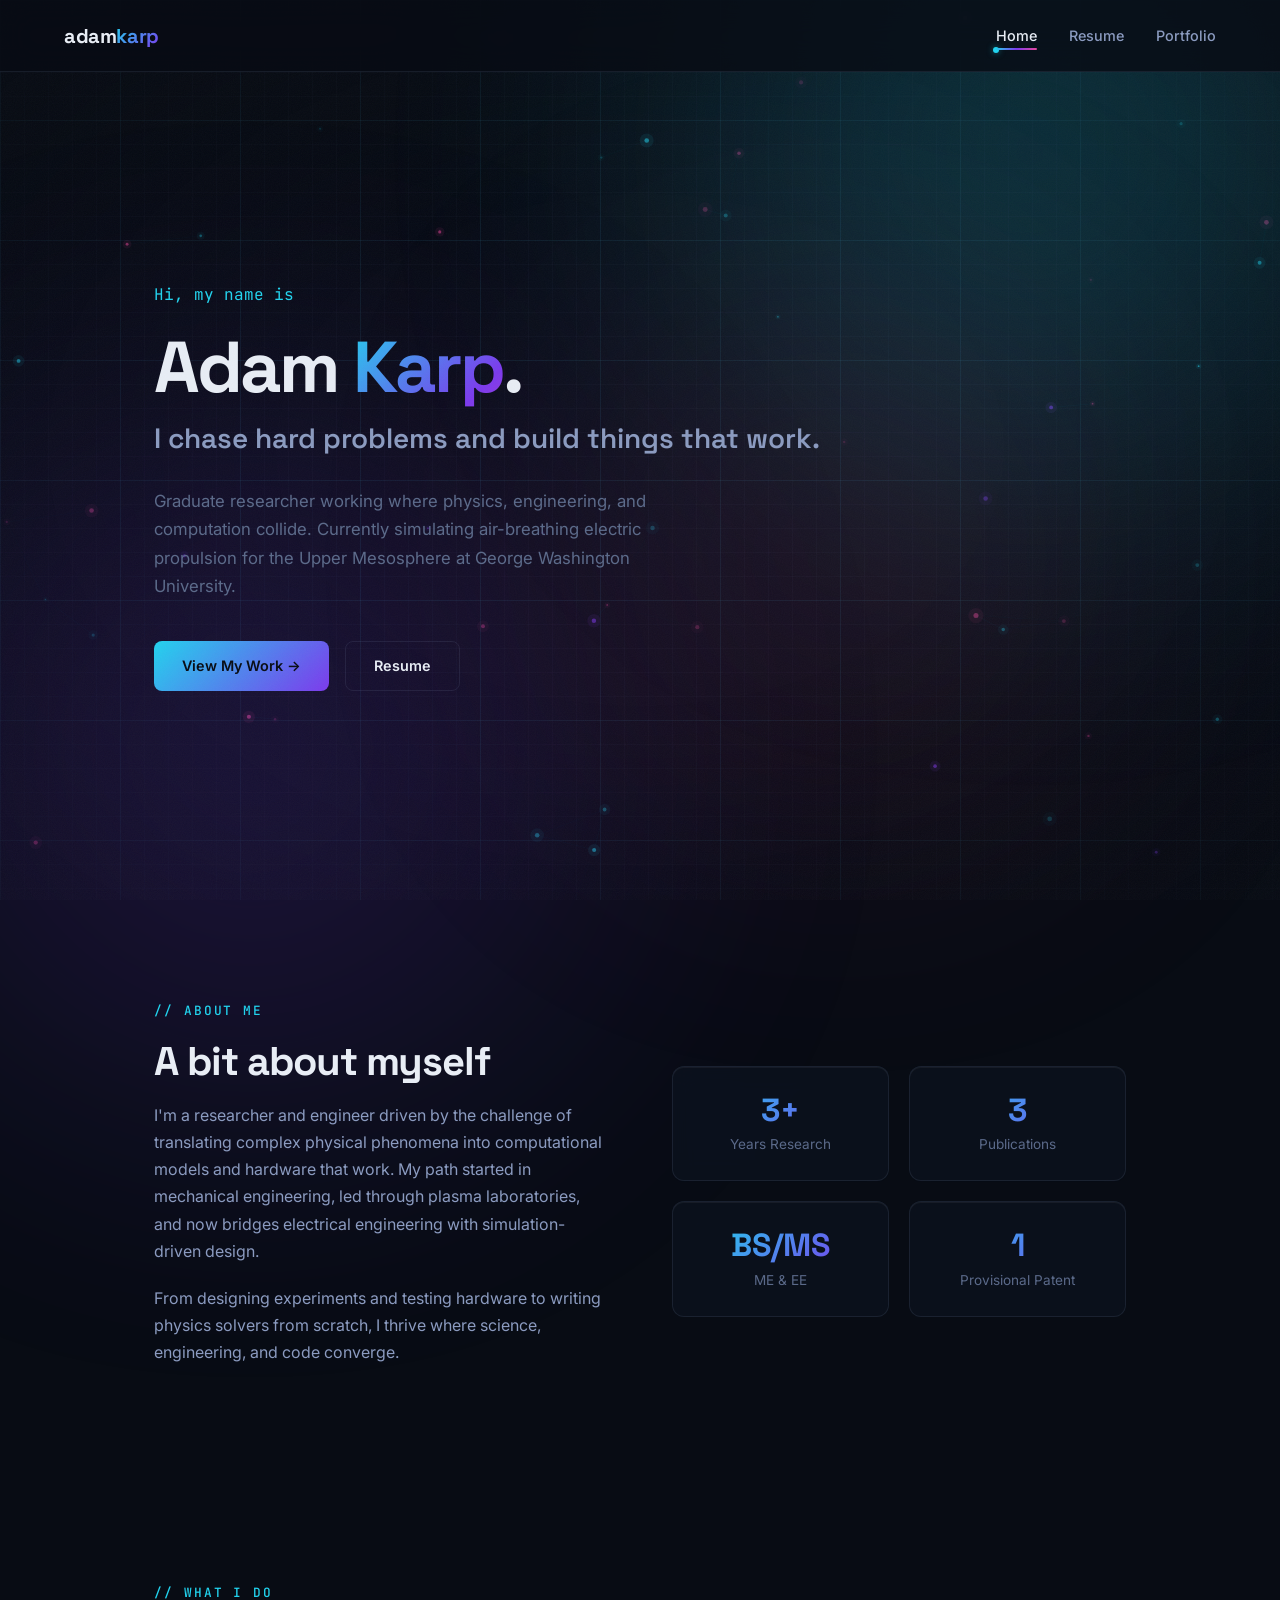
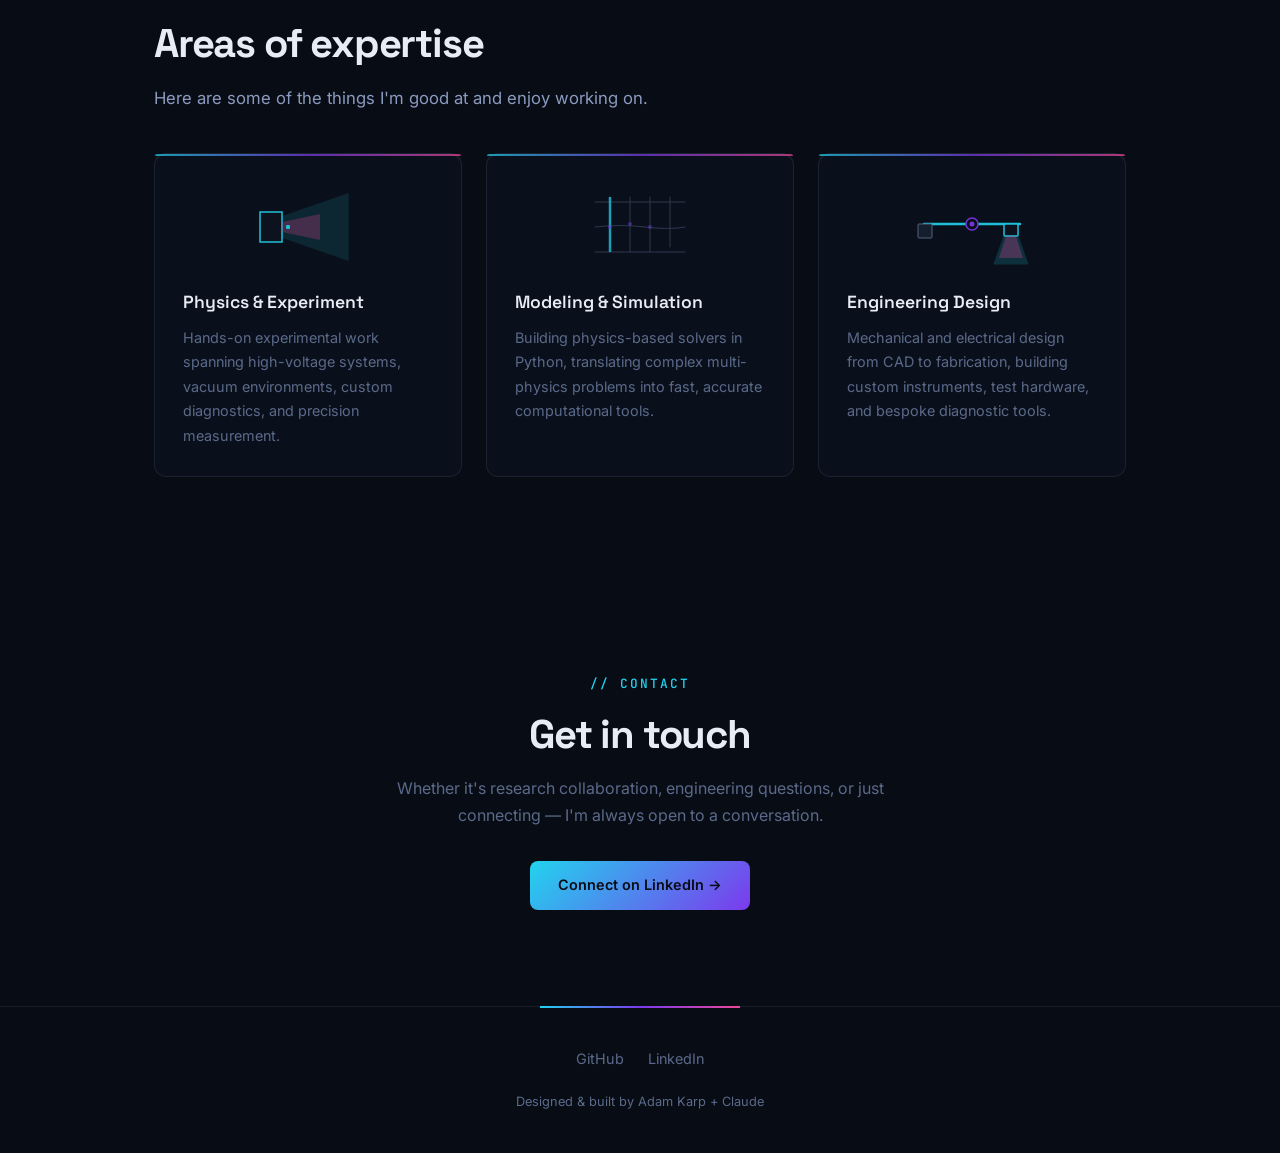
<file: index.html>
<!DOCTYPE html>
<html lang="en">
<head>
  <meta charset="UTF-8">
  <meta name="viewport" content="width=device-width, initial-scale=1.0">
  <title>Adam Karp</title>
  <meta name="description" content="Adam Karp — researcher and engineer who seeks out hard problems and builds tools that work, spanning physics, computation, and hardware.">
  <link rel="preconnect" href="https://fonts.googleapis.com">
  <link rel="preconnect" href="https://fonts.gstatic.com" crossorigin>
  <link href="https://fonts.googleapis.com/css2?family=Inter:wght@400;500;600;700;800&family=JetBrains+Mono:wght@400;500&family=Space+Grotesk:wght@500;600;700&display=swap" rel="stylesheet">
  <link rel="stylesheet" href="css/style.css">
  <link rel="icon" href="favicon.svg" type="image/svg+xml">
  <!-- Open Graph / Twitter Card -->
  <meta property="og:type" content="website">
  <meta property="og:url" content="https://adkarp.github.io/">
  <meta property="og:title" content="Adam Karp">
  <meta property="og:description" content="Researcher and engineer who seeks out hard problems and builds tools that work, spanning physics, computation, and hardware, at George Washington University.">
  <meta name="twitter:card" content="summary_large_image">
  <meta name="twitter:title" content="Adam Karp">
  <meta name="twitter:description" content="Researcher and engineer who seeks out hard problems and builds tools that work, spanning physics, computation, and hardware.">
</head>
<body>

  <!-- Background effects -->
  <div class="bg-grid"></div>
  <canvas id="plasma-canvas"></canvas>
  <div class="bg-glow bg-glow--1"></div>
  <div class="bg-glow bg-glow--2"></div>
  <div class="bg-glow bg-glow--3"></div>

  <!-- Navigation -->
  <nav class="nav">
    <a href="index.html" class="nav__logo">adam<span>karp</span></a>
    <ul class="nav__links">
      <li><a href="index.html" class="nav__link active">Home</a></li>
      <li><a href="resume.html" class="nav__link">Resume</a></li>
      <li><a href="portfolio.html" class="nav__link">Portfolio</a></li>
    </ul>
    <button class="nav__toggle" aria-label="Toggle navigation">
      <span></span>
      <span></span>
      <span></span>
    </button>
  </nav>

  <!-- Hero Section -->
  <section class="hero">
    <div class="container">
      <div class="hero__content">
        <p class="hero__greeting">Hi, my name is</p>
        <h1 class="hero__name">Adam <span>Karp</span>.</h1>
        <h2 class="hero__tagline">I chase hard problems and build things that work.</h2>
        <p class="hero__description">
          Graduate researcher working where physics, engineering, and computation collide. Currently simulating
          air-breathing electric propulsion for the Upper Mesosphere at George Washington University.
        </p>
        <div class="hero__actions">
          <a href="portfolio.html" class="btn btn--primary">View My Work →</a>
          <a href="resume.html" class="btn btn--outline">Resume</a>
        </div>
      </div>
    </div>
  </section>

  <!-- About Section -->
  <section class="section">
    <div class="container">
      <div class="about reveal">
        <div class="about__text">
          <span class="section__label">// About Me</span>
          <h2 class="section__title">A bit about myself</h2>
          <p>
            I'm a researcher and engineer driven by the challenge of
            translating complex physical phenomena into computational models
            and hardware that work. My path started in mechanical engineering,
            led through plasma laboratories, and now bridges electrical
            engineering with simulation-driven design.
          </p>
          <p>
            From designing experiments and testing hardware to writing physics solvers from scratch, I thrive where
            science, engineering, and code converge.
          </p>
        </div>
        <div class="about__stats">
          <div class="card stat">
            <div class="stat__number">3+</div>
            <div class="stat__label">Years Research</div>
          </div>
          <div class="card stat">
            <div class="stat__number">3</div>
            <div class="stat__label">Publications</div>
          </div>
          <div class="card stat">
            <div class="stat__number">BS/MS</div>
            <div class="stat__label">ME & EE</div>
          </div>
          <div class="card stat">
            <div class="stat__number">1</div>
            <div class="stat__label">Provisional Patent</div>
          </div>
        </div>
      </div>
    </div>
  </section>

  <!-- Skills Highlight Section -->
  <section class="section">
    <div class="container">
      <div class="reveal">
        <span class="section__label">// What I Do</span>
        <h2 class="section__title">Areas of expertise</h2>
        <p class="section__subtitle">
          Here are some of the things I'm good at and enjoy working on.
        </p>
      </div>
      <div class="skills-grid">
        <div class="card skill-card reveal">
          <div class="skill-card__icon">
            <svg viewBox="0 0 120 90" xmlns="http://www.w3.org/2000/svg">
              <!-- Thruster body -->
              <rect x="12" y="30" width="22" height="30" fill="#0e1420" stroke="#22d3ee" stroke-width="1.5" stroke-linecap="round"/>

              <!-- Plasma plume — outer envelope (filled diverging cone) -->
              <path d="M 34 35 L 100 12 L 100 78 L 34 55 Z" fill="#22d3ee" opacity="0.12" stroke="#22d3ee" stroke-width="1.5" stroke-linejoin="round"/>

              <!-- Plasma plume — hot core -->
              <path d="M 34 40 L 72 32 L 72 58 L 34 50 Z" fill="#ec4899" opacity="0.28"/>

              <!-- Plasma particles (animated) -->
              <circle cx="40" cy="45" r="2" fill="#22d3ee" style="animation: plasmaParticle 3s ease-out infinite; animation-delay: 0s;"/>
              <circle cx="40" cy="45" r="2" fill="#22d3ee" style="animation: plasmaParticle 3s ease-out infinite; animation-delay: 0.8s;"/>
              <circle cx="40" cy="45" r="2" fill="#22d3ee" style="animation: plasmaParticle 3s ease-out infinite; animation-delay: 1.6s;"/>
            </svg>
          </div>
          <h3 class="skill-card__title">Physics & Experiment</h3>
          <p class="skill-card__desc">
            Hands-on experimental work spanning high-voltage systems, vacuum environments,
            custom diagnostics, and precision measurement.
          </p>
        </div>
        <div class="card skill-card reveal">
          <div class="skill-card__icon">
            <svg viewBox="0 0 120 90" xmlns="http://www.w3.org/2000/svg">
              <!-- Mesh grid (4x3) with curved lines -->
              <g stroke="#5b6a8a" stroke-width="1" fill="none" opacity="0.5" stroke-linecap="round">
                <!-- Horizontal mesh lines -->
                <path d="M 15 20 Q 40 20 65 20 Q 90 20 105 20"/>
                <path d="M 15 45 Q 40 42 65 45 Q 90 48 105 45"/>
                <path d="M 15 70 Q 40 70 65 70 Q 90 70 105 70"/>

                <!-- Vertical mesh lines -->
                <path d="M 30 15 Q 30 40 30 65"/>
                <path d="M 50 15 Q 50 42 50 70"/>
                <path d="M 70 15 Q 70 40 70 70"/>
                <path d="M 90 15 Q 90 42 90 65"/>
              </g>

              <!-- Solution sweep line (animated) -->
              <line x1="30" y1="15" x2="30" y2="70" stroke="#22d3ee" stroke-width="2.5" opacity="0.8" class="mesh-sweep"/>

              <!-- Data point markers -->
              <circle cx="30" cy="45" r="2" fill="#7c3aed" opacity="0.6" class="mesh-pulse"/>
              <circle cx="50" cy="42" r="2" fill="#7c3aed" opacity="0.5" class="mesh-pulse"/>
              <circle cx="70" cy="45" r="2" fill="#7c3aed" opacity="0.5" class="mesh-pulse"/>
            </svg>
          </div>
          <h3 class="skill-card__title">Modeling & Simulation</h3>
          <p class="skill-card__desc">
            Building physics-based solvers in Python, translating
            complex multi-physics problems into fast, accurate computational tools.
          </p>
        </div>
        <div class="card skill-card reveal">
          <div class="skill-card__icon">
            <svg viewBox="0 0 120 90" xmlns="http://www.w3.org/2000/svg">
              <!-- Swinging arm (rotates about torsional axis at beam center 60,42) -->
              <g class="stand-arm">
                <!-- Horizontal balance beam -->
                <line x1="12" y1="42" x2="108" y2="42" stroke="#22d3ee" stroke-width="2.5" stroke-linecap="round"/>

                <!-- Counterweight (left end) -->
                <rect x="6" y="42" width="14" height="14" fill="#162030" stroke="#5b6a8a" stroke-width="1" rx="1"/>

                <!-- Thruster body (right end, nozzle faces DOWN) -->
                <rect x="92" y="42" width="14" height="12" fill="#0e1420" stroke="#22d3ee" stroke-width="1.5" rx="1"/>

                <!-- Plume — outer cone expanding downward -->
                <path d="M 92 54 L 82 82 L 116 82 L 106 54 Z" fill="#22d3ee" opacity="0.18" stroke="#22d3ee" stroke-width="1" stroke-linejoin="round"/>

                <!-- Plume — hot core -->
                <path d="M 94 54 L 87 76 L 111 76 L 104 54 Z" fill="#ec4899" opacity="0.3" class="icon-glow-pulse"/>
              </g>

              <!-- Torsional pivot symbol — circle with dot, axis into/out of page -->
              <circle cx="60" cy="42" r="6" fill="#080c14" stroke="#7c3aed" stroke-width="1.5"/>
              <circle cx="60" cy="42" r="2.5" fill="#7c3aed"/>
            </svg>
          </div>
          <h3 class="skill-card__title">Engineering Design</h3>
          <p class="skill-card__desc">
            Mechanical and electrical design from CAD to fabrication,
            building custom instruments, test hardware, and bespoke diagnostic tools.
          </p>
        </div>
      </div>
    </div>
  </section>

  <!-- Contact Section -->
  <section class="section">
    <div class="container">
      <div class="reveal" style="text-align: center; max-width: 560px; margin: 0 auto;">
        <span class="section__label">// Contact</span>
        <h2 class="section__title">Get in touch</h2>
        <p style="color: var(--text-muted); margin-bottom: 2rem;">
          Whether it's research collaboration, engineering questions, or just
          connecting — I'm always open to a conversation.
        </p>
        <a href="https://linkedin.com/in/adkarp" class="btn btn--primary" target="_blank" rel="noopener">Connect on LinkedIn →</a>
      </div>
    </div>
  </section>

  <!-- Footer -->
  <footer class="footer">
    <div class="container">
      <div class="footer__links">
        <a href="https://github.com/adkarp" class="footer__link" target="_blank" rel="noopener">GitHub</a>
        <a href="https://linkedin.com/in/adkarp" class="footer__link" target="_blank" rel="noopener">LinkedIn</a>
      </div>
      <p class="footer__copy">Designed & built by Adam Karp + Claude</p>
    </div>
  </footer>

  <script src="js/main.js"></script>
</body>
</html>
</file>
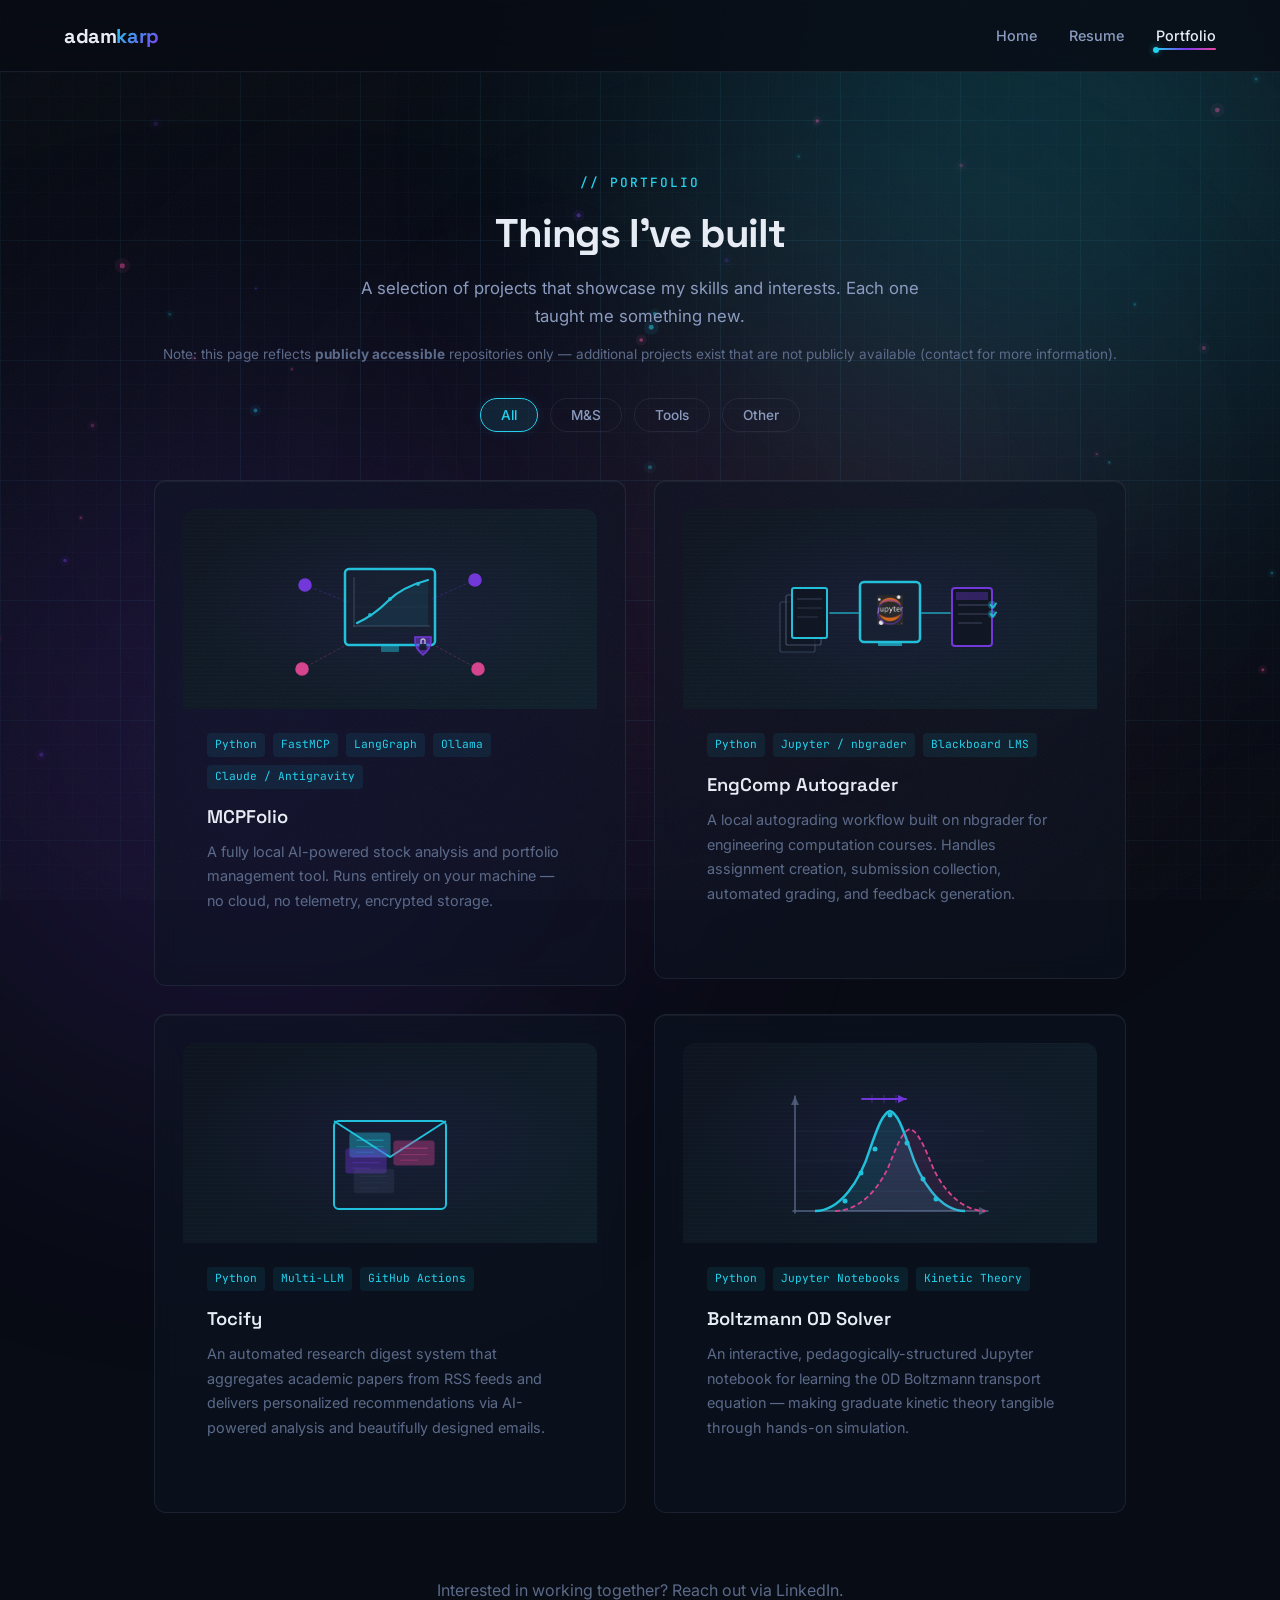
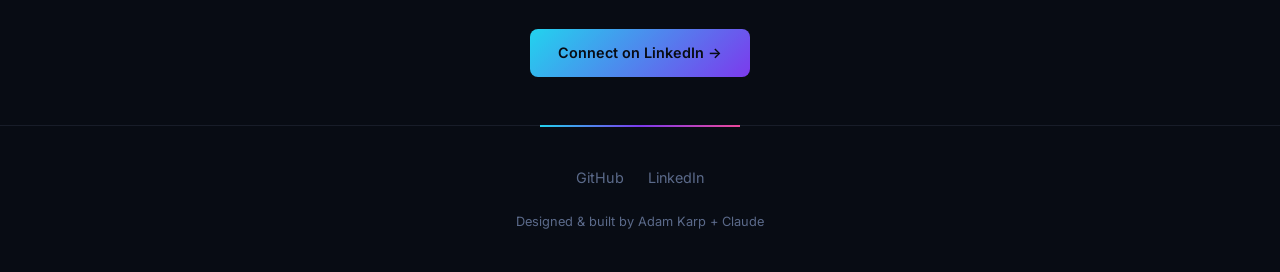
<file: portfolio.html>
<!DOCTYPE html>
<html lang="en">
<head>
  <meta charset="UTF-8">
  <meta name="viewport" content="width=device-width, initial-scale=1.0">
  <title>Portfolio — Adam Karp</title>
  <meta name="description" content="Portfolio of projects and work samples.">
  <link rel="preconnect" href="https://fonts.googleapis.com">
  <link rel="preconnect" href="https://fonts.gstatic.com" crossorigin>
  <link href="https://fonts.googleapis.com/css2?family=Inter:wght@400;500;600;700;800&family=JetBrains+Mono:wght@400;500&family=Space+Grotesk:wght@500;600;700&display=swap" rel="stylesheet">
  <link rel="stylesheet" href="css/style.css">
  <link rel="icon" href="favicon.svg" type="image/svg+xml">
  <!-- Open Graph / Twitter Card -->
  <meta property="og:type" content="website">
  <meta property="og:url" content="https://adkarp.github.io/portfolio.html">
  <meta property="og:title" content="Portfolio — Adam Karp">
  <meta property="og:description" content="Projects and work samples from Adam Karp, researcher and engineer building across physics, computation, and hardware.">
  <meta name="twitter:card" content="summary_large_image">
  <meta name="twitter:title" content="Portfolio — Adam Karp">
  <meta name="twitter:description" content="Projects from Adam Karp, researcher and engineer building across physics, computation, and hardware.">
</head>
<body>

  <!-- Background effects -->
  <div class="bg-grid"></div>
  <canvas id="plasma-canvas"></canvas>
  <div class="bg-glow bg-glow--1"></div>
  <div class="bg-glow bg-glow--2"></div>
  <div class="bg-glow bg-glow--3"></div>

  <!-- Navigation -->
  <nav class="nav">
    <a href="index.html" class="nav__logo">adam<span>karp</span></a>
    <ul class="nav__links">
      <li><a href="index.html" class="nav__link">Home</a></li>
      <li><a href="resume.html" class="nav__link">Resume</a></li>
      <li><a href="portfolio.html" class="nav__link active">Portfolio</a></li>
    </ul>
    <button class="nav__toggle" aria-label="Toggle navigation">
      <span></span>
      <span></span>
      <span></span>
    </button>
  </nav>

  <!-- Portfolio Content -->
  <main class="page-content">
    <div class="container">

      <!-- Header -->
      <div class="portfolio-header reveal">
        <span class="section__label">// Portfolio</span>
        <h1 class="section__title">Things I've built</h1>
        <p class="section__subtitle" style="margin: 0 auto;">
          A selection of projects that showcase my skills and interests.
          Each one taught me something new.
        </p>
        <p style="margin: 0.75rem auto 0; color: var(--text-muted); font-size: 0.85rem;">
          Note: this page reflects <strong>publicly accessible</strong> repositories only — additional projects exist that are not publicly available (contact for more information).
        </p>
      </div>

      <!-- Filter Buttons -->
      <div class="portfolio-filters reveal">
        <button class="filter-btn active" data-filter="all">All</button>
        <button class="filter-btn" data-filter="m&s">M&S</button>
        <button class="filter-btn" data-filter="tool">Tools</button>
        <button class="filter-btn" data-filter="other">Other</button>
      </div>

      <!-- Project Grid -->
      <div class="portfolio-grid">

        <!-- MCPFolio -->
        <div class="project-card reveal" data-category="tool">
          <div class="project-card__inner">
            <div class="card project-card__front">
              <div class="project-card__image">
                <div class="project-card__placeholder">
                  <svg viewBox="0 0 240 160" xmlns="http://www.w3.org/2000/svg" class="project-icon">
                    <style>
                      @keyframes mcpNodePulseA {
                        0%, 100% { opacity: 0.45; }
                        50%       { opacity: 0.85; }
                      }
                      @keyframes mcpNodePulseB {
                        0%, 100% { opacity: 0.42; }
                        50%       { opacity: 0.80; }
                      }
                      @keyframes mcpDashFlow {
                        from { stroke-dashoffset: 0; }
                        to   { stroke-dashoffset: -20; }
                      }
                      .mcp-n1 { animation: mcpNodePulseA 3s ease-in-out infinite; }
                      .mcp-n2 { animation: mcpNodePulseA 3s ease-in-out infinite 1.5s; }
                      .mcp-n3 { animation: mcpNodePulseB 3s ease-in-out infinite 0.75s; }
                      .mcp-n4 { animation: mcpNodePulseB 3s ease-in-out infinite 2.25s; }
                      .mcp-line { animation: mcpDashFlow 2s linear infinite; }
                    </style>

                    <!-- MCP tool nodes + connecting lines -->
                    <line class="mcp-line" x1="35" y1="38" x2="78" y2="55" stroke="#7c3aed" stroke-width="1" opacity="0.3" stroke-dasharray="3,2"/>
                    <line class="mcp-line" x1="205" y1="33" x2="162" y2="52" stroke="#7c3aed" stroke-width="1" opacity="0.3" stroke-dasharray="3,2"/>
                    <line class="mcp-line" x1="32" y1="122" x2="78" y2="97" stroke="#ec4899" stroke-width="1" opacity="0.3" stroke-dasharray="3,2"/>
                    <line class="mcp-line" x1="208" y1="122" x2="162" y2="97" stroke="#ec4899" stroke-width="1" opacity="0.3" stroke-dasharray="3,2"/>
                    <circle class="mcp-n1" cx="35" cy="38" r="6" fill="#7c3aed" stroke="#7c3aed" stroke-width="1.5"/>
                    <circle class="mcp-n2" cx="205" cy="33" r="6" fill="#7c3aed" stroke="#7c3aed" stroke-width="1.5"/>
                    <circle class="mcp-n3" cx="32" cy="122" r="6" fill="#ec4899" stroke="#ec4899" stroke-width="1.5"/>
                    <circle class="mcp-n4" cx="208" cy="122" r="6" fill="#ec4899" stroke="#ec4899" stroke-width="1.5"/>

                    <!-- Monitor frame -->
                    <rect x="75" y="22" width="90" height="76" rx="4" fill="none" stroke="#22d3ee" stroke-width="2.5"/>
                    <!-- Screen background -->
                    <rect x="78" y="25" width="84" height="60" rx="2" fill="#162030" opacity="0.9"/>
                    <!-- Monitor stand (neck only) -->
                    <rect x="111" y="98" width="18" height="7" rx="1" fill="#22d3ee" opacity="0.45"/>

                    <!-- Chart inside screen -->
                    <line x1="84" y1="30" x2="84" y2="80" stroke="#5b6a8a" stroke-width="1" opacity="0.6"/>
                    <line x1="83" y1="79" x2="160" y2="79" stroke="#5b6a8a" stroke-width="1" opacity="0.6"/>
                    <line x1="84" y1="60" x2="160" y2="60" stroke="#5b6a8a" stroke-width="0.5" opacity="0.25"/>
                    <line x1="84" y1="45" x2="160" y2="45" stroke="#5b6a8a" stroke-width="0.5" opacity="0.2"/>
                    <!-- Area fill under trend -->
                    <path d="M 87,76 C 98,71 108,64 118,54 C 129,43 143,37 158,33 L 158,79 L 87,79 Z"
                          fill="#22d3ee" fill-opacity="0.09"/>
                    <!-- Rising trend line -->
                    <path d="M 87,76 C 98,71 108,64 118,54 C 129,43 143,37 158,33"
                          fill="none" stroke="#22d3ee" stroke-width="2.2" stroke-linecap="round"/>
                    <!-- Data points -->
                    <circle cx="100" cy="68" r="2" fill="#22d3ee" opacity="0.85"/>
                    <circle cx="120" cy="52" r="2" fill="#22d3ee" opacity="0.85"/>
                    <circle cx="148" cy="37" r="2" fill="#22d3ee" opacity="0.85"/>

                    <!-- Shield / lock badge (local / private) -->
                    <path d="M 153,108 C 148,104 145,99 145,94 L 145,90 L 161,90 L 161,94 C 161,99 158,104 153,108 Z"
                          fill="#7c3aed" fill-opacity="0.55" stroke="#7c3aed" stroke-width="1.5"/>
                    <rect x="149.5" y="97" width="7" height="6" rx="1" fill="#0e1420" opacity="0.85"/>
                    <path d="M 151,97 L 151,94 Q 151,92 153,92 Q 155,92 155,94 L 155,97" fill="none" stroke="#e2e8f0" stroke-width="1.3" opacity="0.85"/>
                  </svg>
                </div>
              </div>
              <div class="project-card__body">
                <div class="project-card__tags">
                  <span class="project-card__tag">Python</span>
                  <span class="project-card__tag">FastMCP</span>
                  <span class="project-card__tag">LangGraph</span>
                  <span class="project-card__tag">Ollama</span>
                  <span class="project-card__tag">Claude / Antigravity</span>
                </div>
                <h3 class="project-card__title">MCPFolio</h3>
                <p class="project-card__desc">
                  A fully local AI-powered stock analysis and portfolio management tool.
                  Runs entirely on your machine — no cloud, no telemetry, encrypted storage.
                </p>
              </div>
            </div>
            <div class="card project-card__back">
              <div class="project-card__back-title">
                MCPFolio
                <button class="project-card__close">Close</button>
              </div>
              <div class="project-card__detail">
                <p>Full-stack local AI finance app. A FastAPI/FastMCP backend exposes 8 MCP tools; a LangGraph ReAct agent orchestrates Ollama-powered analysis; a Vite/Chart.js frontend renders a dashboard, portfolio tracker, and streaming chat advisor.</p>
                <p><strong>Architecture:</strong></p>
                <ul>
                  <li><strong>Backend:</strong> FastMCP (stdio) + FastAPI — 8 tools covering market snapshots, sentiment, news, earnings, macro context, and sector peers</li>
                  <li><strong>AI Layer:</strong> LangGraph ReAct reasoning loops driving Ollama local inference (llama3.2 default, hot-swappable at runtime)</li>
                  <li><strong>Frontend:</strong> Vite + vanilla JS with Chart.js — dashboard, encrypted portfolio tracker, and streaming chat advisor with tool-call visibility</li>
                </ul>
                <p><strong>Key Features:</strong></p>
                <ul>
                  <li>30-day trend charts and composite risk scoring (volatility, sentiment, P/E)</li>
                  <li>AES-256 encrypted portfolio storage (PBKDF2HMAC) — password never persists to disk</li>
                  <li>Parallel prefetching (3–6 concurrent tool calls) for fast analysis</li>
                  <li>Zero telemetry — only external call is yfinance for market data</li>
                </ul>
                <div class="project-card__tags" style="margin-top: 0.5rem;">
                  <span class="project-card__tag">Python</span>
                  <span class="project-card__tag">FastAPI</span>
                  <span class="project-card__tag">FastMCP</span>
                  <span class="project-card__tag">LangGraph</span>
                  <span class="project-card__tag">Ollama</span>
                  <span class="project-card__tag">Chart.js</span>
                  <span class="project-card__tag">Vite</span>
                  <span class="project-card__tag">AES-256</span>
                  <span class="project-card__tag">Claude / Antigravity</span>
                </div>
              </div>
              <div class="project-card__back-links">
                <a href="https://github.com/adkarp/mcpfolio" class="btn btn--outline" target="_blank" rel="noopener">Source Code</a>
              </div>
            </div>
          </div>
        </div>

        <!-- EngComp Autograder -->
        <div class="project-card project-card--engcomp reveal" data-category="tool">
          <div class="project-card__inner">
            <div class="card project-card__front">
              <div class="project-card__image">
                <div class="project-card__placeholder">
                  <svg viewBox="0 0 240 160" xmlns="http://www.w3.org/2000/svg" class="project-icon">
                    <!-- INPUT: Notebook stack (left) -->
                    <g>
                      <!-- Notebook 3 (back) -->
                      <rect x="10" y="55" width="35" height="50" rx="2" fill="#0e1420" stroke="#5b6a8a" stroke-width="1.2" opacity="0.5"/>
                      <!-- Notebook 2 (middle) -->
                      <rect x="16" y="48" width="35" height="50" rx="2" fill="#0e1420" stroke="#5b6a8a" stroke-width="1.2" opacity="0.7"/>
                      <!-- Notebook 1 (front) -->
                      <rect x="22" y="41" width="35" height="50" rx="2" fill="#0e1420" stroke="#22d3ee" stroke-width="2"/>
                      <!-- Lines on top notebook -->
                      <line x1="27" y1="52" x2="52" y2="52" stroke="#5b6a8a" stroke-width="1" opacity="0.6"/>
                      <line x1="27" y1="61" x2="52" y2="61" stroke="#5b6a8a" stroke-width="1" opacity="0.4"/>
                      <line x1="27" y1="70" x2="48" y2="70" stroke="#5b6a8a" stroke-width="1" opacity="0.4"/>
                    </g>

                    <!-- PROCESS: Monitor/Screen with Jupyter (center) -->
                    <g>
                      <!-- Monitor frame -->
                      <rect x="90" y="35" width="60" height="60" rx="4" fill="none" stroke="#22d3ee" stroke-width="2.5"/>
                      <!-- Monitor screen background (light) -->
                      <rect x="92" y="37" width="56" height="56" rx="3" fill="#162030" opacity="0.8"/>
                      <!-- Monitor stand -->
                      <rect x="108" y="95" width="24" height="4" fill="#22d3ee" opacity="0.7"/>
                      <!-- Jupyter logo (from assets) -->
                      <image href="assets/jupyter-logo.jpg" x="105" y="48" width="30" height="30"/>
                      <!-- Processing indicator -->
                      <circle cx="120" cy="65" r="12" fill="none" stroke="#7c3aed" stroke-width="1.5" opacity="0.5"/>
                    </g>

                    <!-- Arrow flow indicators -->
                    <path d="M 60 66 L 88 66" stroke="#22d3ee" stroke-width="2" fill="none" stroke-linecap="round" opacity="0.6"/>
                    <path d="M 152 66 L 180 66" stroke="#22d3ee" stroke-width="2" fill="none" stroke-linecap="round" opacity="0.6"/>

                    <!-- OUTPUT: Grades document (right) -->
                    <g>
                      <!-- Document -->
                      <rect x="182" y="41" width="40" height="58" rx="3" fill="#0e1420" stroke="#7c3aed" stroke-width="2"/>
                      <!-- Header -->
                      <rect x="186" y="45" width="32" height="8" fill="#7c3aed" opacity="0.35"/>
                      <!-- Grade lines -->
                      <line x1="188" y1="58" x2="218" y2="58" stroke="#5b6a8a" stroke-width="1.2" opacity="0.6"/>
                      <line x1="188" y1="67" x2="218" y2="67" stroke="#5b6a8a" stroke-width="1.2" opacity="0.5"/>
                      <line x1="188" y1="76" x2="212" y2="76" stroke="#5b6a8a" stroke-width="1.2" opacity="0.5"/>
                      <!-- Checkmarks on document -->
                      <g transform="translate(222, 58)">
                        <circle r="4" fill="#22d3ee" opacity="0.35"/>
                        <path d="M -1.5 0 L 1 2.5 L 4 -1.5" stroke="#22d3ee" stroke-width="2" fill="none" stroke-linecap="round" stroke-linejoin="round" opacity="0.9"/>
                      </g>
                      <g transform="translate(222, 67)">
                        <circle r="4" fill="#22d3ee" opacity="0.35"/>
                        <path d="M -1.5 0 L 1 2.5 L 4 -1.5" stroke="#22d3ee" stroke-width="2" fill="none" stroke-linecap="round" stroke-linejoin="round" opacity="0.9"/>
                      </g>
                    </g>
                  </svg>
                </div>
              </div>
              <div class="project-card__body">
                <div class="project-card__tags">
                  <span class="project-card__tag">Python</span>
                  <span class="project-card__tag">Jupyter / nbgrader</span>
                  <span class="project-card__tag">Blackboard LMS</span>
                </div>
                <h3 class="project-card__title">EngComp Autograder</h3>
                <p class="project-card__desc">
                  A local autograding workflow built on nbgrader for engineering
                  computation courses. Handles assignment creation, submission
                  collection, automated grading, and feedback generation.
                </p>
              </div>
            </div>
            <div class="card project-card__back">
              <div class="project-card__back-title">
                EngComp Autograder
                <button class="project-card__close">Close</button>
              </div>
              <div class="project-card__detail">
                <p>Built to support Engineering Computations I & II at GWU. Provides an end-to-end local grading pipeline without requiring a JupyterHub server.</p>
                <p><strong>Workflow:</strong></p>
                <ul>
                  <li>Instructor authors assignments in Jupyter Notebooks using nbgrader formatting</li>
                  <li>Assignments generated and distributed via Blackboard LMS</li>
                  <li>Student submissions collected as a .zip with an accompanying .csv gradebook</li>
                  <li>Autograded locally — results displayed and saved to a scratch directory</li>
                </ul>
                <p>Includes automatic nbgrader directory structure setup, formgrader compatibility, and handles the full create-distribute-collect-grade cycle.</p>
                <div class="project-card__tags" style="margin-top: 0.5rem;">
                  <span class="project-card__tag">Python</span>
                  <span class="project-card__tag">Jupyter Notebooks</span>
                  <span class="project-card__tag">nbgrader</span>
                  <span class="project-card__tag">Blackboard LMS</span>
                  <span class="project-card__tag">Linux</span>
                  <span class="project-card__tag">Automation</span>
                </div>
              </div>
              <div class="project-card__back-links">
                <a href="https://github.com/engineersCode/autograder" class="btn btn--outline" target="_blank" rel="noopener">Source Code</a>
              </div>
            </div>
          </div>
        </div>

        <!-- Tocify: AI-Powered Research Digest -->
        <div class="project-card reveal" data-category="tool">
          <div class="project-card__inner">
            <div class="card project-card__front">
              <div class="project-card__image">
                <div class="project-card__placeholder">
                  <svg viewBox="0 0 200 200" xmlns="http://www.w3.org/2000/svg" class="project-icon">
                    <!-- Email envelope -->
                    <rect x="30" y="50" width="140" height="110" rx="6" fill="none" stroke="#22d3ee" stroke-width="2.5"/>
                    <!-- Envelope flap -->
                    <path d="M 30 50 L 100 95 L 170 50" fill="none" stroke="#22d3ee" stroke-width="2.5" stroke-linejoin="round"/>

                    <!-- Clean flowing papers inside envelope -->
                    <!-- Paper 1 - Top, highlighted (relevant) -->
                    <g class="paper-item" style="animation: paperFlow1 6s ease-in-out infinite;">
                      <rect x="50" y="65" width="50" height="30" rx="3" fill="#22d3ee" opacity="0.4" stroke="#22d3ee" stroke-width="1.5"/>
                      <line x1="58" y1="74" x2="92" y2="74" stroke="#22d3ee" stroke-width="1" opacity="0.8"/>
                      <line x1="58" y1="82" x2="92" y2="82" stroke="#22d3ee" stroke-width="0.8" opacity="0.6"/>
                      <line x1="58" y1="89" x2="80" y2="89" stroke="#22d3ee" stroke-width="0.8" opacity="0.6"/>
                    </g>

                    <!-- Paper 2 - Middle left, highlighted -->
                    <g class="paper-item" style="animation: paperFlow2 6s ease-in-out infinite;">
                      <rect x="45" y="85" width="50" height="30" rx="3" fill="#7c3aed" opacity="0.38" stroke="#7c3aed" stroke-width="1.5"/>
                      <line x1="53" y1="94" x2="87" y2="94" stroke="#7c3aed" stroke-width="1" opacity="0.8"/>
                      <line x1="53" y1="102" x2="87" y2="102" stroke="#7c3aed" stroke-width="0.8" opacity="0.6"/>
                      <line x1="53" y1="109" x2="75" y2="109" stroke="#7c3aed" stroke-width="0.8" opacity="0.6"/>
                    </g>

                    <!-- Paper 3 - Right side, highlighted -->
                    <g class="paper-item" style="animation: paperFlow3 6s ease-in-out infinite;">
                      <rect x="105" y="75" width="50" height="30" rx="3" fill="#ec4899" opacity="0.38" stroke="#ec4899" stroke-width="1.5"/>
                      <line x1="113" y1="84" x2="147" y2="84" stroke="#ec4899" stroke-width="1" opacity="0.8"/>
                      <line x1="113" y1="92" x2="147" y2="92" stroke="#ec4899" stroke-width="0.8" opacity="0.6"/>
                      <line x1="113" y1="99" x2="135" y2="99" stroke="#ec4899" stroke-width="0.8" opacity="0.6"/>
                    </g>

                    <!-- Paper 4 - Bottom, faded (filtered out) -->
                    <g class="paper-item" style="animation: paperFlow4 6s ease-in-out infinite;">
                      <rect x="55" y="110" width="50" height="30" rx="3" fill="#5b6a8a" opacity="0.18" stroke="#5b6a8a" stroke-width="1.2" stroke-dasharray="3,2"/>
                      <line x1="63" y1="119" x2="97" y2="119" stroke="#5b6a8a" stroke-width="0.7" opacity="0.35"/>
                      <line x1="63" y1="127" x2="97" y2="127" stroke="#5b6a8a" stroke-width="0.6" opacity="0.25"/>
                      <line x1="63" y1="134" x2="85" y2="134" stroke="#5b6a8a" stroke-width="0.6" opacity="0.25"/>
                    </g>
                  </svg>
                </div>
              </div>
              <div class="project-card__body">
                <div class="project-card__tags">
                  <span class="project-card__tag">Python</span>
                  <span class="project-card__tag">Multi-LLM</span>
                  <span class="project-card__tag">GitHub Actions</span>
                </div>
                <h3 class="project-card__title">Tocify</h3>
                <p class="project-card__desc">
                  An automated research digest system that aggregates academic papers
                  from RSS feeds and delivers personalized recommendations via AI-powered
                  analysis and beautifully designed emails.
                </p>
              </div>
            </div>
            <div class="card project-card__back">
              <div class="project-card__back-title">
                Tocify
                <button class="project-card__close">Close</button>
              </div>
              <div class="project-card__detail">
                <p>A fork of the original tocify project with transformative architectural changes. The original was a flat collection of scripts that committed markdown digests back to the repo. I completely reimagined it with a structured codebase, email delivery, and a provider-agnostic AI layer.</p>
                <p><strong>Core Architectural Shifts:</strong></p>
                <ul>
                  <li><strong>Repo Restructure:</strong> Reorganized the original flat-file layout into a clean <code>src/</code> package (core engine, email layer, LLM wrapper, feed checker) and a dedicated <code>settings/</code> folder (feeds, interests, LLM config, prompt template) — separating runnable code from user-customizable config.</li>
                  <li><strong>Delivery Model Redesign:</strong> Original system → commit markdown digests to repo. My fork → generate structured JSON data and deliver beautiful HTML emails to inbox instead. This eliminates repository bloat from weekly digest commits while providing a superior user experience.</li>
                  <li><strong>Multi-Provider LLM Abstraction:</strong> Built a generic <code>llm_wrapper.py</code> layer supporting Anthropic, OpenAI, and Google Gemini interchangeably — provider and model configurable via secrets or <code>settings/llm.json</code>.</li>
                </ul>
                <p><strong>Supporting Enhancements:</strong></p>
                <ul>
                  <li><strong>Email Design:</strong> Built responsive HTML email templates with card-based layout, color-coded relevance badges, source attribution pills, and mobile optimization</li>
                  <li><strong>Parser Robustness:</strong> Enhanced RSS parsing to handle diverse date formats across different journal feeds</li>
                </ul>
                <p><strong>Skills Demonstrated:</strong></p>
                <ul>
                  <li><strong>Codebase Organization:</strong> Imposed clear structure on an unorganized proof-of-concept, separating concerns across <code>src/</code> and <code>settings/</code></li>
                  <li><strong>System Architecture:</strong> Redesigned delivery pipeline to solve a fundamental problem (repo bloat)</li>
                  <li><strong>API Abstraction:</strong> Designed a provider-agnostic wrapper supporting multiple LLM vendors behind a unified interface</li>
                  <li><strong>Email Engineering:</strong> Built production-ready responsive HTML emails</li>
                </ul>
                <div class="project-card__tags" style="margin-top: 0.5rem;">
                  <span class="project-card__tag">Python</span>
                  <span class="project-card__tag">Multi-LLM</span>
                  <span class="project-card__tag">GitHub Actions</span>
                  <span class="project-card__tag">RSS/XML</span>
                  <span class="project-card__tag">HTML/Email</span>
                  <span class="project-card__tag">Data Processing</span>
                </div>
              </div>
              <div class="project-card__back-links">
                <a href="https://github.com/adkarp/tocify" class="btn btn--outline" target="_blank" rel="noopener">Source Code</a>
              </div>
            </div>
          </div>
        </div>

        <!-- Boltzmann 0D Solver -->
        <div class="project-card reveal" data-category="m&s">
          <div class="project-card__inner">
            <div class="card project-card__front">
              <div class="project-card__image">
                <div class="project-card__placeholder">
                  <svg viewBox="0 0 240 160" xmlns="http://www.w3.org/2000/svg" class="project-icon">
                    <style>
                      @keyframes btzEquil {
                        0%, 100% { opacity: 0.7; }
                        50%       { opacity: 1; }
                      }
                      @keyframes btzDrift {
                        0%, 100% { transform: translateX(0px); }
                        50%       { transform: translateX(5px); }
                      }
                      @keyframes btzEField {
                        0%, 100% { opacity: 0.55; }
                        50%       { opacity: 1; }
                      }
                      @keyframes btzMCSample {
                        0%, 20%, 80%, 100% { opacity: 0.1; r: 2.5; }
                        45%, 55%           { opacity: 1;   r: 3.5; }
                      }
                      .btz-equil  { animation: btzEquil  4s ease-in-out infinite; }
                      .btz-drift  { animation: btzDrift  4s ease-in-out infinite; }
                      .btz-efield { animation: btzEField 2s ease-in-out infinite; }
                      .btz-d1 { animation: btzMCSample 5s ease-in-out infinite 0s; }
                      .btz-d2 { animation: btzMCSample 5s ease-in-out infinite 0.7s; }
                      .btz-d3 { animation: btzMCSample 5s ease-in-out infinite 1.4s; }
                      .btz-d4 { animation: btzMCSample 5s ease-in-out infinite 2.1s; }
                      .btz-d5 { animation: btzMCSample 5s ease-in-out infinite 2.8s; }
                      .btz-d6 { animation: btzMCSample 5s ease-in-out infinite 3.5s; }
                      .btz-d7 { animation: btzMCSample 5s ease-in-out infinite 4.2s; }
                    </style>

                    <!-- Background grid lines -->
                    <line x1="25" y1="50" x2="215" y2="50" stroke="#5b6a8a" stroke-width="0.5" opacity="0.3"/>
                    <line x1="25" y1="80" x2="215" y2="80" stroke="#5b6a8a" stroke-width="0.5" opacity="0.3"/>
                    <line x1="25" y1="110" x2="215" y2="110" stroke="#5b6a8a" stroke-width="0.5" opacity="0.3"/>

                    <!-- Coordinate axes -->
                    <line x1="25" y1="15" x2="25" y2="132" stroke="#5b6a8a" stroke-width="1.5" stroke-linecap="round"/>
                    <line x1="23" y1="130" x2="218" y2="130" stroke="#5b6a8a" stroke-width="1.5" stroke-linecap="round"/>
                    <!-- Y-axis arrowhead -->
                    <polygon points="25,15 21,24 29,24" fill="#5b6a8a" opacity="0.8"/>
                    <!-- X-axis arrowhead -->
                    <polygon points="218,130 209,126 209,134" fill="#5b6a8a" opacity="0.8"/>

                    <!-- Equilibrium Maxwellian — blue, centered -->
                    <path class="btz-equil" d="M 45,130 C 70,130 90,100 100,68 C 108,45 113,32 120,30 C 127,32 132,45 140,68 C 150,100 170,130 195,130"
                          fill="#22d3ee" fill-opacity="0.13" stroke="#22d3ee" stroke-width="2.5" stroke-linejoin="round"/>

                    <!-- Drifted distribution — pink dashed, shifted right under E field -->
                    <path class="btz-drift" d="M 65,130 C 90,130 110,107 120,82 C 128,62 133,50 140,48 C 147,50 153,62 161,82 C 171,107 191,130 215,130"
                          fill="#ec4899" fill-opacity="0.10" stroke="#ec4899" stroke-width="1.8" stroke-dasharray="5,3" stroke-linejoin="round"/>

                    <!-- Electric field arrow -->
                    <g class="btz-efield">
                      <line x1="92" y1="18" x2="136" y2="18" stroke="#7c3aed" stroke-width="2" stroke-linecap="round"/>
                      <polygon points="136,18 128,14 128,22" fill="#7c3aed"/>
                      <line x1="102" y1="14" x2="102" y2="22" stroke="#7c3aed" stroke-width="1" opacity="0.5"/>
                      <line x1="114" y1="14" x2="114" y2="22" stroke="#7c3aed" stroke-width="1" opacity="0.5"/>
                      <line x1="126" y1="14" x2="126" y2="22" stroke="#7c3aed" stroke-width="1" opacity="0.5"/>
                    </g>

                    <!-- Monte Carlo sample dots (staggered sampling animation) -->
                    <circle class="btz-d1" cx="105" cy="68"  r="2.5" fill="#22d3ee"/>
                    <circle class="btz-d2" cx="120" cy="34"  r="2.5" fill="#22d3ee"/>
                    <circle class="btz-d3" cx="137" cy="62"  r="2.5" fill="#22d3ee"/>
                    <circle class="btz-d4" cx="153" cy="98"  r="2.5" fill="#22d3ee"/>
                    <circle class="btz-d5" cx="91"  cy="92"  r="2.5" fill="#22d3ee"/>
                    <circle class="btz-d6" cx="166" cy="118" r="2.5" fill="#22d3ee"/>
                    <circle class="btz-d7" cx="75"  cy="120" r="2.5" fill="#22d3ee"/>
                  </svg>
                </div>
              </div>
              <div class="project-card__body">
                <div class="project-card__tags">
                  <span class="project-card__tag">Python</span>
                  <span class="project-card__tag">Jupyter Notebooks</span>
                  <span class="project-card__tag">Kinetic Theory</span>
                </div>
                <h3 class="project-card__title">Boltzmann 0D Solver</h3>
                <p class="project-card__desc">
                  An interactive, pedagogically-structured Jupyter notebook
                  for learning the 0D Boltzmann transport equation — making graduate
                  kinetic theory tangible through hands-on simulation.
                </p>
              </div>
            </div>
            <div class="card project-card__back">
              <div class="project-card__back-title">
                Boltzmann 0D Solver
                <button class="project-card__close">Close</button>
              </div>
              <div class="project-card__detail">
                <p>A self-contained educational toolkit for exploring the Boltzmann transport equation under an applied electric field, developed as a final project for ECE 6030 at GWU. Designed to make kinetic theory accessible through interactive, annotated simulation.</p>
                <p><strong>Two Solver Approaches (side-by-side):</strong></p>
                <ul>
                  <li><strong>Deterministic (RK4):</strong> Fourth-order Runge-Kutta integration of the relaxation-time Boltzmann equation — precise and ideal for building physical intuition.</li>
                  <li><strong>Stochastic (Monte Carlo):</strong> Particle-based sampling that converges to the same solution statistically — illustrates the equivalence between kinetic and probabilistic descriptions.</li>
                </ul>
                <p><strong>Educational Design:</strong></p>
                <ul>
                  <li>Theory grounded in <code>theory.ipynb</code> — derivations, approximations, and physical motivation alongside the code</li>
                  <li>Side-by-side RK4 vs. Monte Carlo results to build intuition for both approaches</li>
                  <li>Structured for reuse by students learning plasma or gas-phase kinetics</li>
                </ul>
                <div class="project-card__tags" style="margin-top: 0.5rem;">
                  <span class="project-card__tag">Python</span>
                  <span class="project-card__tag">Jupyter Notebooks</span>
                  <span class="project-card__tag">RK4</span>
                  <span class="project-card__tag">Monte Carlo</span>
                  <span class="project-card__tag">Kinetic Theory</span>
                  <span class="project-card__tag">Educational</span>
                </div>
              </div>
              <div class="project-card__back-links">
                <a href="https://github.com/adkarp/boltzmann0d" class="btn btn--outline" target="_blank" rel="noopener">Source Code</a>
              </div>
            </div>
          </div>
        </div>

      </div>

      <!-- CTA -->
      <div class="reveal" style="text-align: center; padding-bottom: 3rem;">
        <p style="color: var(--text-muted); margin-bottom: 1.5rem;">
          Interested in working together? Reach out via LinkedIn.
        </p>
        <a href="https://linkedin.com/in/adkarp" class="btn btn--primary" target="_blank" rel="noopener">Connect on LinkedIn →</a>
      </div>

    </div>
  </main>

  <!-- Footer -->
  <footer class="footer">
    <div class="container">
      <div class="footer__links">
        <a href="https://github.com/adkarp" class="footer__link" target="_blank" rel="noopener">GitHub</a>
        <a href="https://linkedin.com/in/adkarp" class="footer__link" target="_blank" rel="noopener">LinkedIn</a>
      </div>
      <p class="footer__copy">Designed & built by Adam Karp + Claude</p>
    </div>
  </footer>

  <script src="js/main.js"></script>
</body>
</html>
</file>
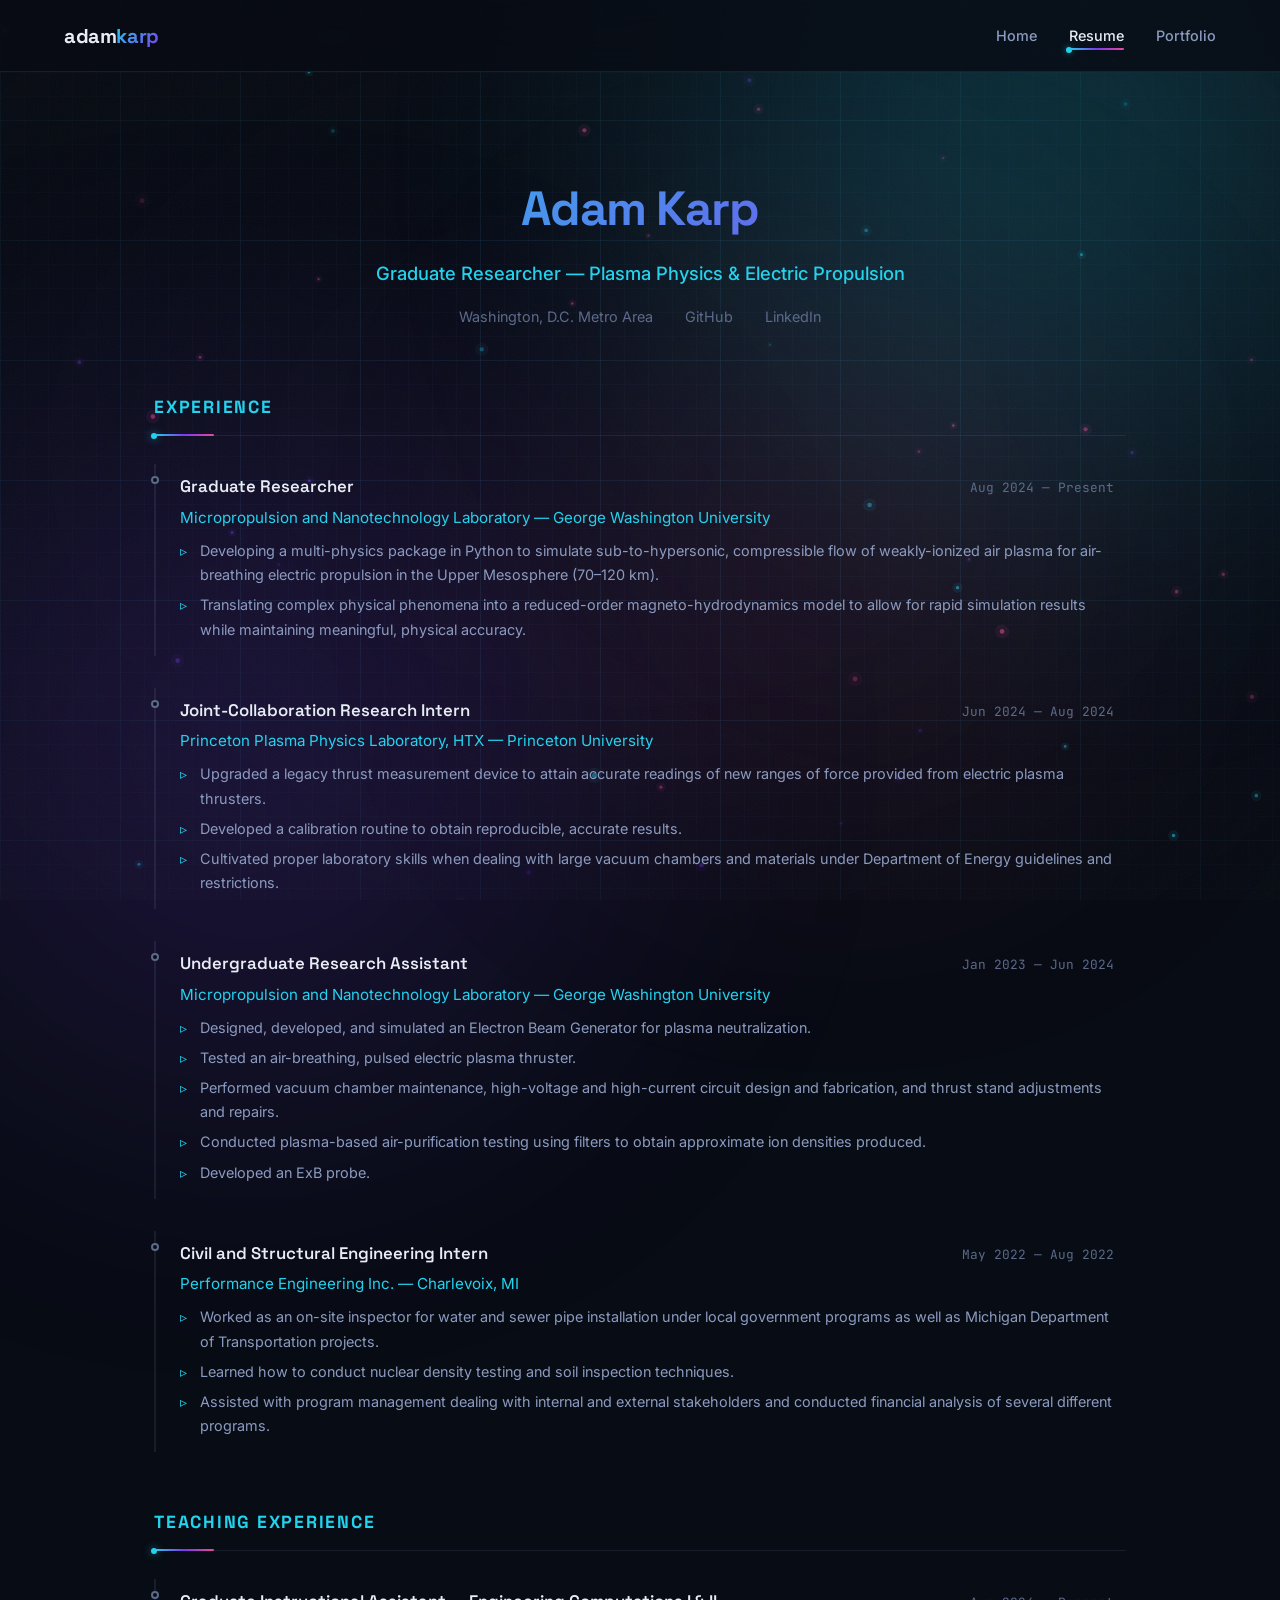
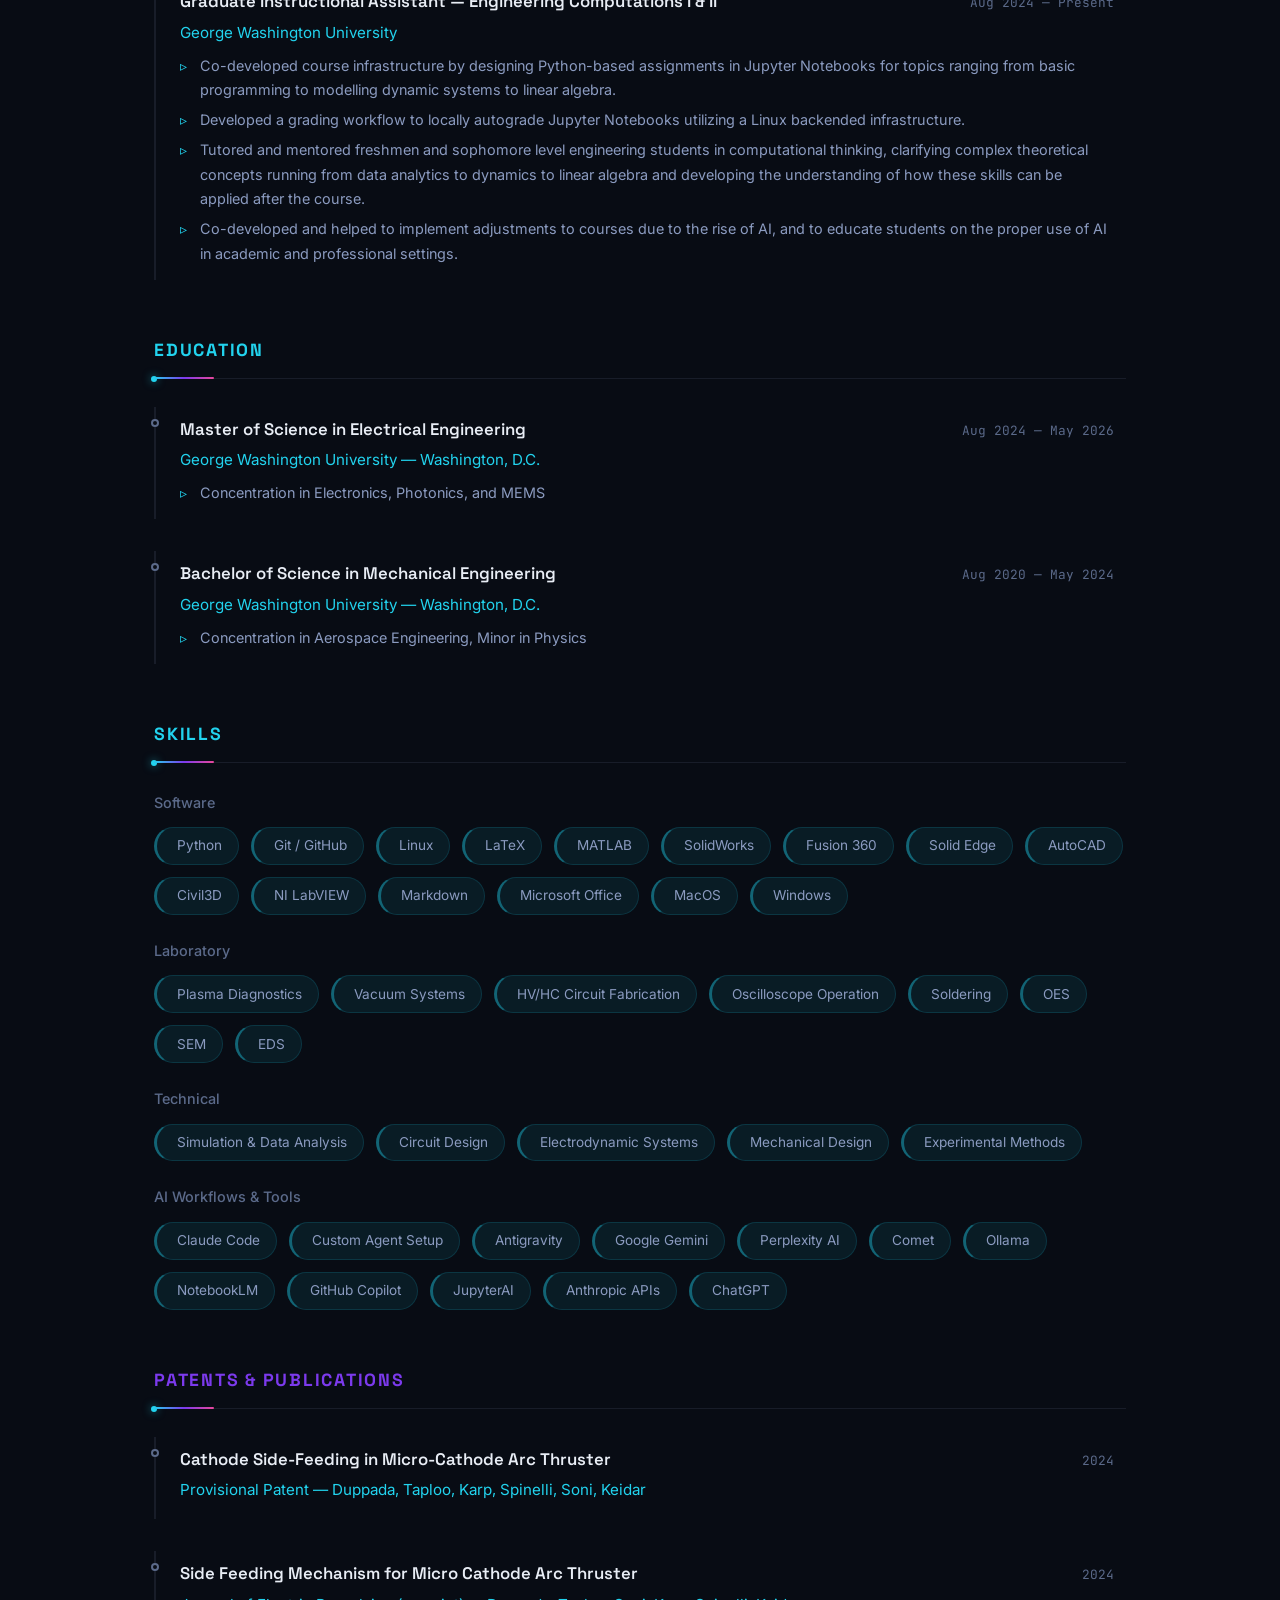
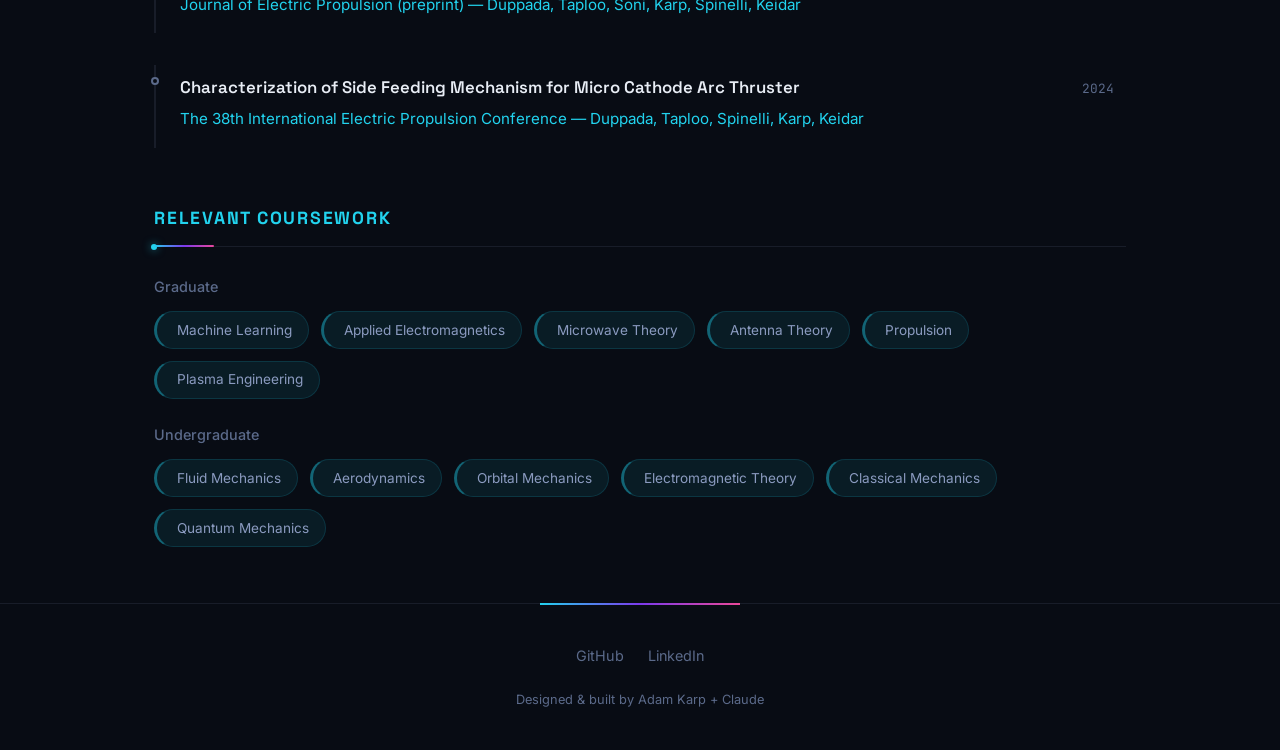
<file: resume.html>
<!DOCTYPE html>
<html lang="en">
<head>
  <meta charset="UTF-8">
  <meta name="viewport" content="width=device-width, initial-scale=1.0">
  <title>Resume — Adam Karp</title>
  <meta name="description" content="Resume of Adam Karp — Plasma Physics, Electric Propulsion, and Engineering.">
  <link rel="preconnect" href="https://fonts.googleapis.com">
  <link rel="preconnect" href="https://fonts.gstatic.com" crossorigin>
  <link href="https://fonts.googleapis.com/css2?family=Inter:wght@400;500;600;700;800&family=JetBrains+Mono:wght@400;500&family=Space+Grotesk:wght@500;600;700&display=swap" rel="stylesheet">
  <link rel="stylesheet" href="css/style.css">
  <link rel="icon" href="favicon.svg" type="image/svg+xml">
  <!-- Open Graph / Twitter Card -->
  <meta property="og:type" content="website">
  <meta property="og:url" content="https://adkarp.github.io/resume.html">
  <meta property="og:title" content="Resume — Adam Karp">
  <meta property="og:description" content="Resume of Adam Karp — plasma physicist, electric propulsion researcher, and computational engineer at George Washington University.">
  <meta name="twitter:card" content="summary_large_image">
  <meta name="twitter:title" content="Resume — Adam Karp">
  <meta name="twitter:description" content="Resume of Adam Karp — plasma physicist, electric propulsion researcher, and computational engineer.">
</head>
<body>

  <!-- Background effects -->
  <div class="bg-grid"></div>
  <canvas id="plasma-canvas"></canvas>
  <div class="bg-glow bg-glow--1"></div>
  <div class="bg-glow bg-glow--2"></div>
  <div class="bg-glow bg-glow--3"></div>

  <!-- Navigation -->
  <nav class="nav">
    <a href="index.html" class="nav__logo">adam<span>karp</span></a>
    <ul class="nav__links">
      <li><a href="index.html" class="nav__link">Home</a></li>
      <li><a href="resume.html" class="nav__link active">Resume</a></li>
      <li><a href="portfolio.html" class="nav__link">Portfolio</a></li>
    </ul>
    <button class="nav__toggle" aria-label="Toggle navigation">
      <span></span>
      <span></span>
      <span></span>
    </button>
  </nav>

  <!-- Resume Content -->
  <main class="page-content">
    <div class="container">

      <!-- Header -->
      <div class="resume-header reveal">
        <h1 class="resume-header__name">Adam Karp</h1>
        <p class="resume-header__title">Graduate Researcher — Plasma Physics & Electric Propulsion</p>
        <div class="resume-header__contact">
          <span>Washington, D.C. Metro Area</span>
          <a href="https://github.com/adkarp" target="_blank" rel="noopener">GitHub</a>
          <a href="https://linkedin.com/in/adkarp" target="_blank" rel="noopener">LinkedIn</a>
        </div>
      </div>

      <!-- Experience -->
      <div class="resume-section reveal">
        <h2 class="resume-section__title">Experience</h2>

        <div class="resume-entry">
          <div class="resume-entry__header">
            <h3 class="resume-entry__role">Graduate Researcher</h3>
            <span class="resume-entry__date">Aug 2024 — Present</span>
          </div>
          <p class="resume-entry__org">Micropropulsion and Nanotechnology Laboratory — George Washington University</p>
          <ul class="resume-entry__details">
            <li>Developing a multi-physics package in Python to simulate sub-to-hypersonic, compressible flow of weakly-ionized air plasma for air-breathing electric propulsion in the Upper Mesosphere (70–120 km).</li>
            <li>Translating complex physical phenomena into a reduced-order magneto-hydrodynamics model to allow for rapid simulation results while maintaining meaningful, physical accuracy.</li>
          </ul>
        </div>

        <div class="resume-entry">
          <div class="resume-entry__header">
            <h3 class="resume-entry__role">Joint-Collaboration Research Intern</h3>
            <span class="resume-entry__date">Jun 2024 — Aug 2024</span>
          </div>
          <p class="resume-entry__org">Princeton Plasma Physics Laboratory, HTX — Princeton University</p>
          <ul class="resume-entry__details">
            <li>Upgraded a legacy thrust measurement device to attain accurate readings of new ranges of force provided from electric plasma thrusters.</li>
            <li>Developed a calibration routine to obtain reproducible, accurate results.</li>
            <li>Cultivated proper laboratory skills when dealing with large vacuum chambers and materials under Department of Energy guidelines and restrictions.</li>
          </ul>
        </div>

        <div class="resume-entry">
          <div class="resume-entry__header">
            <h3 class="resume-entry__role">Undergraduate Research Assistant</h3>
            <span class="resume-entry__date">Jan 2023 — Jun 2024</span>
          </div>
          <p class="resume-entry__org">Micropropulsion and Nanotechnology Laboratory — George Washington University</p>
          <ul class="resume-entry__details">
            <li>Designed, developed, and simulated an Electron Beam Generator for plasma neutralization.</li>
            <li>Tested an air-breathing, pulsed electric plasma thruster.</li>
            <li>Performed vacuum chamber maintenance, high-voltage and high-current circuit design and fabrication, and thrust stand adjustments and repairs.</li>
            <li>Conducted plasma-based air-purification testing using filters to obtain approximate ion densities produced.</li>
            <li>Developed an ExB probe.</li>
          </ul>
        </div>

        <div class="resume-entry">
          <div class="resume-entry__header">
            <h3 class="resume-entry__role">Civil and Structural Engineering Intern</h3>
            <span class="resume-entry__date">May 2022 — Aug 2022</span>
          </div>
          <p class="resume-entry__org">Performance Engineering Inc. — Charlevoix, MI</p>
          <ul class="resume-entry__details">
            <li>Worked as an on-site inspector for water and sewer pipe installation under local government programs as well as Michigan Department of Transportation projects.</li>
            <li>Learned how to conduct nuclear density testing and soil inspection techniques.</li>
            <li>Assisted with program management dealing with internal and external stakeholders and conducted financial analysis of several different programs.</li>
          </ul>
        </div>
      </div>

      <!-- Teaching Experience -->
      <div class="resume-section reveal">
        <h2 class="resume-section__title">Teaching Experience</h2>

        <div class="resume-entry">
          <div class="resume-entry__header">
            <h3 class="resume-entry__role">Graduate Instructional Assistant — Engineering Computations I & II</h3>
            <span class="resume-entry__date">Aug 2024 — Present</span>
          </div>
          <p class="resume-entry__org">George Washington University</p>
          <ul class="resume-entry__details">
            <li>Co-developed course infrastructure by designing Python-based assignments in Jupyter Notebooks for topics ranging from basic programming to modelling dynamic systems to linear algebra.</li>
            <li>Developed a grading workflow to locally autograde Jupyter Notebooks utilizing a Linux backended infrastructure.</li>
            <li>Tutored and mentored freshmen and sophomore level engineering students in computational thinking, clarifying complex theoretical concepts running from data analytics to dynamics to linear algebra and developing the understanding of how these skills can be applied after the course.</li>
            <li>Co-developed and helped to implement adjustments to courses due to the rise of AI, and to educate students on the proper use of AI in academic and professional settings.</li>
          </ul>
        </div>
      </div>

      <!-- Education -->
      <div class="resume-section reveal">
        <h2 class="resume-section__title">Education</h2>

        <div class="resume-entry">
          <div class="resume-entry__header">
            <h3 class="resume-entry__role">Master of Science in Electrical Engineering</h3>
            <span class="resume-entry__date">Aug 2024 — May 2026</span>
          </div>
          <p class="resume-entry__org">George Washington University — Washington, D.C.</p>
          <ul class="resume-entry__details">
            <li>Concentration in Electronics, Photonics, and MEMS</li>
          </ul>
        </div>

        <div class="resume-entry">
          <div class="resume-entry__header">
            <h3 class="resume-entry__role">Bachelor of Science in Mechanical Engineering</h3>
            <span class="resume-entry__date">Aug 2020 — May 2024</span>
          </div>
          <p class="resume-entry__org">George Washington University — Washington, D.C.</p>
          <ul class="resume-entry__details">
            <li>Concentration in Aerospace Engineering, Minor in Physics</li>
          </ul>
        </div>
      </div>

      <!-- Skills -->
      <div class="resume-section reveal">
        <h2 class="resume-section__title">Skills</h2>

        <div style="margin-bottom: 1.5rem;">
          <h3 style="font-size: 0.9rem; color: var(--text-muted); margin-bottom: 0.75rem; font-weight: 500;">Software</h3>
          <div class="skills-list">
            <span class="skill-tag">Python</span>
            <span class="skill-tag">Git / GitHub</span>
            <span class="skill-tag">Linux</span>
            <span class="skill-tag">LaTeX</span>
            <span class="skill-tag">MATLAB</span>
            <span class="skill-tag">SolidWorks</span>
            <span class="skill-tag">Fusion 360</span>
            <span class="skill-tag">Solid Edge</span>
            <span class="skill-tag">AutoCAD</span>
            <span class="skill-tag">Civil3D</span>
            <span class="skill-tag">NI LabVIEW</span>
            <span class="skill-tag">Markdown</span>
            <span class="skill-tag">Microsoft Office</span>
            <span class="skill-tag">MacOS</span>
            <span class="skill-tag">Windows</span>
          </div>
        </div>

        <div style="margin-bottom: 1.5rem;">
          <h3 style="font-size: 0.9rem; color: var(--text-muted); margin-bottom: 0.75rem; font-weight: 500;">Laboratory</h3>
          <div class="skills-list">
            <span class="skill-tag">Plasma Diagnostics</span>
            <span class="skill-tag">Vacuum Systems</span>
            <span class="skill-tag">HV/HC Circuit Fabrication</span>
            <span class="skill-tag">Oscilloscope Operation</span>
            <span class="skill-tag">Soldering</span>
            <span class="skill-tag">OES</span>
            <span class="skill-tag">SEM</span>
            <span class="skill-tag">EDS</span>
          </div>
        </div>

        <div style="margin-bottom: 1.5rem;">
          <h3 style="font-size: 0.9rem; color: var(--text-muted); margin-bottom: 0.75rem; font-weight: 500;">Technical</h3>
          <div class="skills-list">
            <span class="skill-tag">Simulation & Data Analysis</span>
            <span class="skill-tag">Circuit Design</span>
            <span class="skill-tag">Electrodynamic Systems</span>
            <span class="skill-tag">Mechanical Design</span>
            <span class="skill-tag">Experimental Methods</span>
          </div>
        </div>

        <div>
          <h3 style="font-size: 0.9rem; color: var(--text-muted); margin-bottom: 0.75rem; font-weight: 500;">AI Workflows & Tools</h3>
          <div class="skills-list">
            <span class="skill-tag">Claude Code</span>
            <span class="skill-tag">Custom Agent Setup</span>
            <span class="skill-tag">Antigravity</span>
            <span class="skill-tag">Google Gemini</span>
            <span class="skill-tag">Perplexity AI</span>
            <span class="skill-tag">Comet</span>
            <span class="skill-tag">Ollama</span>
            <span class="skill-tag">NotebookLM</span>
            <span class="skill-tag">GitHub Copilot</span>
            <span class="skill-tag">JupyterAI</span>
            <span class="skill-tag">Anthropic APIs</span>
            <span class="skill-tag">ChatGPT</span>
          </div>
        </div>
      </div>

      <!-- Patents & Publications -->
      <div class="resume-section reveal">
        <h2 class="resume-section__title">Patents & Publications</h2>

        <div class="resume-entry">
          <div class="resume-entry__header">
            <h3 class="resume-entry__role">Cathode Side-Feeding in Micro-Cathode Arc Thruster</h3>
            <span class="resume-entry__date">2024</span>
          </div>
          <p class="resume-entry__org">Provisional Patent — Duppada, Taploo, Karp, Spinelli, Soni, Keidar</p>
        </div>

        <div class="resume-entry">
          <div class="resume-entry__header">
            <h3 class="resume-entry__role">Side Feeding Mechanism for Micro Cathode Arc Thruster</h3>
            <span class="resume-entry__date">2024</span>
          </div>
          <p class="resume-entry__org">Journal of Electric Propulsion (preprint) — Duppada, Taploo, Soni, Karp, Spinelli, Keidar</p>
        </div>

        <div class="resume-entry">
          <div class="resume-entry__header">
            <h3 class="resume-entry__role">Characterization of Side Feeding Mechanism for Micro Cathode Arc Thruster</h3>
            <span class="resume-entry__date">2024</span>
          </div>
          <p class="resume-entry__org">The 38th International Electric Propulsion Conference — Duppada, Taploo, Spinelli, Karp, Keidar</p>
        </div>
      </div>

      <!-- Relevant Coursework -->
      <div class="resume-section reveal">
        <h2 class="resume-section__title">Relevant Coursework</h2>

        <div style="margin-bottom: 1.5rem;">
          <h3 style="font-size: 0.9rem; color: var(--text-muted); margin-bottom: 0.75rem; font-weight: 500;">Graduate</h3>
          <div class="skills-list">
            <span class="skill-tag">Machine Learning</span>
            <span class="skill-tag">Applied Electromagnetics</span>
            <span class="skill-tag">Microwave Theory</span>
            <span class="skill-tag">Antenna Theory</span>
            <span class="skill-tag">Propulsion</span>
            <span class="skill-tag">Plasma Engineering</span>
          </div>
        </div>

        <div>
          <h3 style="font-size: 0.9rem; color: var(--text-muted); margin-bottom: 0.75rem; font-weight: 500;">Undergraduate</h3>
          <div class="skills-list">
            <span class="skill-tag">Fluid Mechanics</span>
            <span class="skill-tag">Aerodynamics</span>
            <span class="skill-tag">Orbital Mechanics</span>
            <span class="skill-tag">Electromagnetic Theory</span>
            <span class="skill-tag">Classical Mechanics</span>
            <span class="skill-tag">Quantum Mechanics</span>
          </div>
        </div>
      </div>

    </div>
  </main>

  <!-- Footer -->
  <footer class="footer">
    <div class="container">
      <div class="footer__links">
        <a href="https://github.com/adkarp" class="footer__link" target="_blank" rel="noopener">GitHub</a>
        <a href="https://linkedin.com/in/adkarp" class="footer__link" target="_blank" rel="noopener">LinkedIn</a>
      </div>
      <p class="footer__copy">Designed & built by Adam Karp + Claude</p>
    </div>
  </footer>

  <script src="js/main.js"></script>
</body>
</html>
</file>
<file: css/style.css>
/* ============================================
   VARIABLES & RESET
   ============================================ */
:root {
  --bg-primary: #080c14;
  --bg-secondary: #0f1520;
  --bg-card: rgba(14, 20, 32, 0.6);
  --bg-card-hover: rgba(22, 30, 48, 0.75);
  --text-primary: #e8edf5;
  --text-secondary: #8b9bc0;
  --text-muted: #5b6a8a;
  --accent: #22d3ee;
  --accent-secondary: #7c3aed;
  --accent-warm: #ec4899;
  --accent-gradient: linear-gradient(135deg, #22d3ee, #7c3aed);
  --plasma-gradient: linear-gradient(135deg, #22d3ee, #7c3aed, #ec4899);
  --border: rgba(139, 155, 192, 0.12);
  --border-hover: rgba(34, 211, 238, 0.3);
  --shadow-sm: 0 2px 12px rgba(0, 0, 0, 0.25);
  --shadow: 0 4px 24px rgba(0, 0, 0, 0.3);
  --shadow-lg: 0 8px 40px rgba(0, 0, 0, 0.4), 0 0 60px rgba(34, 211, 238, 0.04);
  --radius: 12px;
  --radius-lg: 20px;
  --transition: 0.3s cubic-bezier(0.4, 0, 0.2, 1);
  --font-display: 'Space Grotesk', 'Inter', sans-serif;
  --font-sans: 'Inter', -apple-system, BlinkMacSystemFont, 'Segoe UI', sans-serif;
  --font-mono: 'JetBrains Mono', 'Fira Code', monospace;
  --nav-height: 72px;
}

*,
*::before,
*::after {
  margin: 0;
  padding: 0;
  box-sizing: border-box;
}

html {
  scroll-behavior: smooth;
  font-size: 16px;
}

body {
  font-family: var(--font-sans);
  background: var(--bg-primary);
  color: var(--text-primary);
  line-height: 1.7;
  overflow-x: hidden;
  -webkit-font-smoothing: antialiased;
  -moz-osx-font-smoothing: grayscale;
}

/* Vignette overlay */
body::before {
  content: '';
  position: fixed;
  inset: 0;
  z-index: -1;
  pointer-events: none;
  background: radial-gradient(ellipse at center, transparent 40%, rgba(8, 12, 20, 0.6) 100%);
}

/* Noise texture */
body::after {
  content: '';
  position: fixed;
  inset: 0;
  z-index: 0;
  pointer-events: none;
  opacity: 0.035;
  background-image: url("data:image/svg+xml,%3Csvg viewBox='0 0 256 256' xmlns='http://www.w3.org/2000/svg'%3E%3Cfilter id='n'%3E%3CfeTurbulence type='fractalNoise' baseFrequency='0.9' numOctaves='4' stitchTiles='stitch'/%3E%3C/filter%3E%3Crect width='100%25' height='100%25' filter='url(%23n)'/%3E%3C/svg%3E");
  background-repeat: repeat;
  background-size: 256px 256px;
}

::selection {
  background: rgba(34, 211, 238, 0.25);
}

a {
  color: var(--accent);
  text-decoration: none;
  transition: color var(--transition);
}

a:hover {
  color: var(--accent-secondary);
}

img {
  max-width: 100%;
  display: block;
}

ul {
  list-style: none;
}

/* Scrollbar */
::-webkit-scrollbar {
  width: 8px;
}

::-webkit-scrollbar-track {
  background: var(--bg-primary);
}

::-webkit-scrollbar-thumb {
  background: rgba(139, 155, 192, 0.2);
  border-radius: 4px;
}

::-webkit-scrollbar-thumb:hover {
  background: var(--accent);
}

/* ============================================
   BACKGROUND EFFECTS
   ============================================ */
.bg-grid {
  position: fixed;
  inset: 0;
  z-index: -2;
  background-image:
    /* Major grid lines */
    linear-gradient(rgba(34, 211, 238, 0.06) 1px, transparent 1px),
    linear-gradient(90deg, rgba(34, 211, 238, 0.06) 1px, transparent 1px),
    /* Minor grid lines */
    linear-gradient(rgba(139, 155, 192, 0.03) 1px, transparent 1px),
    linear-gradient(90deg, rgba(139, 155, 192, 0.03) 1px, transparent 1px);
  background-size: 120px 120px, 120px 120px, 24px 24px, 24px 24px;
}

/* Particle canvas */
#plasma-canvas {
  position: fixed;
  inset: 0;
  z-index: -1;
  pointer-events: none;
}

.bg-glow {
  position: fixed;
  z-index: -1;
  width: 700px;
  height: 700px;
  border-radius: 50%;
  filter: blur(140px);
  opacity: 0.16;
  pointer-events: none;
  animation: glowDrift 12s ease-in-out infinite alternate;
}

.bg-glow--1 {
  top: -200px;
  right: -100px;
  background: var(--accent);
  opacity: 0.18;
}

.bg-glow--2 {
  bottom: -200px;
  left: -100px;
  background: var(--accent-secondary);
  opacity: 0.16;
}

/* Third glow — warm ion exhaust plume */
.bg-glow--3 {
  bottom: 10%;
  right: 15%;
  width: 500px;
  height: 500px;
  background: var(--accent-warm);
  opacity: 0.12;
  animation-delay: -6s;
}

@keyframes glowDrift {
  0%   { transform: translate(0, 0) scale(1); }
  100% { transform: translate(30px, -20px) scale(1.08); }
}

/* ============================================
   NAVIGATION
   ============================================ */
.nav {
  position: fixed;
  top: 0;
  left: 0;
  right: 0;
  height: var(--nav-height);
  display: flex;
  align-items: center;
  justify-content: space-between;
  padding: 0 clamp(1.5rem, 5vw, 4rem);
  background: rgba(8, 12, 20, 0.8);
  backdrop-filter: blur(16px);
  -webkit-backdrop-filter: blur(16px);
  border-bottom: 1px solid var(--border);
  z-index: 1000;
  transition: background var(--transition), box-shadow var(--transition);
}

.nav.scrolled {
  background: rgba(8, 12, 20, 0.95);
  box-shadow: 0 2px 20px rgba(0, 0, 0, 0.3);
}

.nav__logo {
  font-family: var(--font-display);
  font-size: 1.25rem;
  font-weight: 700;
  color: var(--text-primary);
  letter-spacing: -0.02em;
}

.nav__logo span {
  background: var(--accent-gradient);
  -webkit-background-clip: text;
  background-clip: text;
  -webkit-text-fill-color: transparent;
}

.nav__links {
  display: flex;
  gap: 2rem;
  align-items: center;
}

.nav__link {
  position: relative;
  color: var(--text-secondary);
  font-size: 0.9rem;
  font-weight: 500;
  padding: 0.25rem 0;
  transition: color var(--transition);
}

.nav__link::after {
  content: '';
  position: absolute;
  bottom: -2px;
  left: 0;
  width: 0;
  height: 2px;
  background: var(--plasma-gradient);
  border-radius: 1px;
  transition: width var(--transition);
}

/* Circuit-node dot at start of active link underline */
.nav__link::before {
  content: '';
  position: absolute;
  bottom: -5px;
  left: -3px;
  width: 6px;
  height: 6px;
  border-radius: 50%;
  background: var(--accent);
  opacity: 0;
  transition: opacity var(--transition);
  box-shadow: 0 0 6px rgba(34, 211, 238, 0.5);
}

.nav__link:hover,
.nav__link.active {
  color: var(--text-primary);
}

.nav__link:hover::after,
.nav__link.active::after {
  width: 100%;
}

.nav__link.active::before {
  opacity: 1;
}

.nav__toggle {
  display: none;
  flex-direction: column;
  gap: 5px;
  background: none;
  border: none;
  cursor: pointer;
  padding: 4px;
}

.nav__toggle span {
  display: block;
  width: 24px;
  height: 2px;
  background: var(--text-primary);
  border-radius: 2px;
  transition: transform var(--transition), opacity var(--transition);
}

.nav__toggle.active span:nth-child(1) {
  transform: translateY(7px) rotate(45deg);
}

.nav__toggle.active span:nth-child(2) {
  opacity: 0;
}

.nav__toggle.active span:nth-child(3) {
  transform: translateY(-7px) rotate(-45deg);
}

/* ============================================
   LAYOUT
   ============================================ */
.container {
  width: 100%;
  max-width: 1100px;
  margin: 0 auto;
  padding: 0 clamp(1.5rem, 5vw, 4rem);
}

.section {
  padding: 6rem 0;
}

.page-content {
  padding-top: calc(var(--nav-height) + 3rem);
  min-height: 100vh;
}

/* ============================================
   TYPOGRAPHY
   ============================================ */
.section__label {
  display: inline-block;
  font-family: var(--font-mono);
  font-size: 0.8rem;
  font-weight: 500;
  color: var(--accent);
  text-transform: uppercase;
  letter-spacing: 0.15em;
  margin-bottom: 1rem;
}

.section__title {
  font-family: var(--font-display);
  font-size: clamp(1.75rem, 4vw, 2.5rem);
  font-weight: 700;
  color: var(--text-primary);
  letter-spacing: -0.03em;
  line-height: 1.2;
  margin-bottom: 1rem;
}

.section__subtitle {
  font-size: 1.05rem;
  color: var(--text-secondary);
  max-width: 560px;
  line-height: 1.7;
}

/* ============================================
   HERO SECTION (Home Page)
   ============================================ */
.hero {
  display: flex;
  align-items: center;
  min-height: 100vh;
  padding-top: var(--nav-height);
}

.hero__content {
  max-width: 720px;
}

.hero__greeting {
  font-family: var(--font-mono);
  font-size: 1rem;
  color: var(--accent);
  margin-bottom: 1.25rem;
  opacity: 0;
  animation: fadeInUp 0.6s 0.2s forwards;
}

.hero__name {
  font-family: var(--font-display);
  font-size: clamp(2.5rem, 7vw, 4.5rem);
  font-weight: 800;
  letter-spacing: -0.04em;
  line-height: 1.1;
  margin-bottom: 0.5rem;
  opacity: 0;
  animation: fadeInUp 0.6s 0.4s forwards;
}

.hero__name span {
  background: var(--plasma-gradient);
  background-size: 200% auto;
  -webkit-background-clip: text;
  background-clip: text;
  -webkit-text-fill-color: transparent;
  animation: plasmaShimmer 6s ease-in-out infinite alternate;
}

@keyframes plasmaShimmer {
  0%   { background-position: 0% center; }
  100% { background-position: 100% center; }
}

.hero__tagline {
  font-family: var(--font-display);
  font-size: clamp(1.25rem, 3vw, 1.75rem);
  font-weight: 600;
  color: var(--text-secondary);
  margin-bottom: 1.5rem;
  opacity: 0;
  animation: fadeInUp 0.6s 0.6s forwards;
}

.hero__description {
  font-size: 1.05rem;
  color: var(--text-muted);
  max-width: 560px;
  margin-bottom: 2.5rem;
  opacity: 0;
  animation: fadeInUp 0.6s 0.8s forwards;
}

.hero__actions {
  display: flex;
  gap: 1rem;
  flex-wrap: wrap;
  opacity: 0;
  animation: fadeInUp 0.6s 1s forwards;
}

/* ============================================
   BUTTONS
   ============================================ */
.btn {
  display: inline-flex;
  align-items: center;
  gap: 0.5rem;
  padding: 0.75rem 1.75rem;
  font-size: 0.9rem;
  font-weight: 600;
  font-family: var(--font-sans);
  border-radius: 8px;
  cursor: pointer;
  transition: all var(--transition);
  border: none;
}

.btn--primary {
  background: var(--accent-gradient);
  color: var(--bg-primary);
}

.btn--primary:hover {
  transform: translateY(-2px);
  box-shadow: 0 4px 20px rgba(34, 211, 238, 0.3), 0 0 40px rgba(124, 58, 237, 0.12);
  color: var(--bg-primary);
}

.btn--outline {
  background: transparent;
  color: var(--text-primary);
  border: 1px solid var(--border);
}

.btn--outline:hover {
  border-color: var(--accent);
  color: var(--accent);
  transform: translateY(-2px);
}

/* ============================================
   CARDS — with animated energy-trace border
   ============================================ */
.card {
  position: relative;
  background: var(--bg-card);
  border: 1px solid var(--border);
  border-radius: var(--radius);
  padding: 1.75rem;
  transition: all var(--transition);
  backdrop-filter: blur(12px) saturate(1.3);
  -webkit-backdrop-filter: blur(12px) saturate(1.3);
  box-shadow: inset 0 1px 0 rgba(255, 255, 255, 0.05);
}

/* Traveling light border on hover */
.card::before {
  content: '';
  position: absolute;
  inset: -1px;
  border-radius: var(--radius);
  padding: 1px;
  background: conic-gradient(
    from var(--card-angle, 0deg),
    transparent 0%,
    var(--accent) 4%,
    var(--accent-secondary) 8%,
    var(--accent-warm) 12%,
    transparent 16%
  );
  -webkit-mask: linear-gradient(#fff 0 0) content-box, linear-gradient(#fff 0 0);
  mask: linear-gradient(#fff 0 0) content-box, linear-gradient(#fff 0 0);
  -webkit-mask-composite: xor;
  mask-composite: exclude;
  opacity: 0;
  transition: opacity 0.4s ease;
  pointer-events: none;
}

.card:hover::before {
  opacity: 1;
  animation: borderRotate 3s linear infinite;
}

@keyframes borderRotate {
  to { --card-angle: 360deg; }
}

@property --card-angle {
  syntax: '<angle>';
  initial-value: 0deg;
  inherits: false;
}

.card:hover {
  background: var(--bg-card-hover);
  border-color: transparent;
  transform: translateY(-4px);
  box-shadow: var(--shadow-lg), 0 0 60px rgba(34, 211, 238, 0.06);
}

/* Strip all hover/transition effects from project cards —
   only the flip on .project-card__inner is allowed to animate */
.project-card .card {
  transition: none !important;
  box-shadow: inset 0 1px 0 rgba(255, 255, 255, 0.05) !important;
}

.project-card .card:hover {
  background: var(--bg-card) !important;
  border-color: var(--border) !important;
  box-shadow: inset 0 1px 0 rgba(255, 255, 255, 0.05) !important;
}

.project-card .project-card__front.card:hover {
  transform: none !important;
}

.project-card .project-card__back.card:hover {
  transform: rotateY(180deg) !important;
}

.project-card .card::before {
  display: none !important;
}

/* ============================================
   ABOUT SECTION (Home Page)
   ============================================ */
.about {
  display: grid;
  grid-template-columns: 1fr 1fr;
  gap: 4rem;
  align-items: center;
}

.about__text p {
  color: var(--text-secondary);
  margin-bottom: 1.25rem;
}

.about__stats {
  display: grid;
  grid-template-columns: 1fr 1fr;
  gap: 1.25rem;
}

.stat {
  text-align: center;
  padding: 1.5rem;
  border: 1px solid var(--border);
}

.stat__number {
  font-family: var(--font-display);
  font-size: 2rem;
  font-weight: 800;
  background: var(--accent-gradient);
  -webkit-background-clip: text;
  background-clip: text;
  -webkit-text-fill-color: transparent;
  line-height: 1.2;
}

.stat__label {
  font-size: 0.85rem;
  color: var(--text-muted);
  margin-top: 0.25rem;
}

/* ============================================
   SKILLS HIGHLIGHT (Home Page)
   ============================================ */
.skills-grid {
  display: grid;
  grid-template-columns: repeat(auto-fit, minmax(280px, 1fr));
  gap: 1.5rem;
  margin-top: 2.5rem;
}

.skill-card {
  position: relative;
}

.skill-card::after {
  content: '';
  position: absolute;
  top: 0;
  left: 0;
  right: 0;
  height: 2px;
  background: var(--plasma-gradient);
  border-radius: var(--radius) var(--radius) 0 0;
  opacity: 0.7;
}

.skill-card__icon {
  width: 120px;
  height: 90px;
  margin: 0 auto 1rem auto;
  opacity: 0.9;
  transition: opacity 0.3s, transform 0.3s;
  display: flex;
  align-items: center;
  justify-content: center;
}

.skill-card:hover .skill-card__icon {
  opacity: 1;
  transform: scale(1.05);
}

.skill-card__icon svg {
  width: 100%;
  height: 100%;
}

.skill-card__title {
  font-family: var(--font-display);
  font-size: 1.1rem;
  font-weight: 600;
  margin-bottom: 0.5rem;
}

.skill-card__desc {
  font-size: 0.9rem;
  color: var(--text-muted);
}

/* ============================================
   SKILL ICON ANIMATIONS
   ============================================ */

/* Plasma particles animation */
@keyframes plasmaParticle {
  0% {
    transform: translateX(0);
    opacity: 0;
  }
  20% {
    opacity: 0.9;
  }
  100% {
    transform: translateX(70px);
    opacity: 0;
  }
}

/* Simulation mesh sweep animation */
@keyframes meshSweep {
  0% {
    transform: translateX(-110px);
    opacity: 0;
  }
  20% {
    opacity: 0.6;
  }
  80% {
    opacity: 0.6;
  }
  100% {
    transform: translateX(110px);
    opacity: 0;
  }
}

/* Engineering trace draw animation */
@keyframes traceDraw {
  0% {
    stroke-dashoffset: 200;
    opacity: 0.3;
  }
  100% {
    stroke-dashoffset: 0;
    opacity: 1;
  }
}

/* Icon glow pulse (reused across all three) */
@keyframes iconGlowPulse {
  0%, 100% {
    opacity: 0.3;
  }
  50% {
    opacity: 0.9;
  }
}

/* Apply animations to skill icon elements */
.skill-card__icon .mesh-sweep {
  animation: meshSweep 3s ease-in-out infinite;
}

.skill-card__icon .mesh-pulse {
  animation: iconGlowPulse 2s ease-in-out infinite;
}

.skill-card__icon .trace-draw {
  animation: traceDraw 2.5s ease-in-out infinite alternate;
}

.skill-card__icon .icon-glow-pulse {
  animation: iconGlowPulse 2s ease-in-out infinite;
}

/* Thrust stand arm oscillation */
@keyframes standSwing {
  0%   { transform: rotate(0deg); }
  25%  { transform: rotate(-5deg); }
  50%  { transform: rotate(0deg); }
  75%  { transform: rotate(5deg); }
  100% { transform: rotate(0deg); }
}

.skill-card__icon .stand-arm {
  transform-box: view-box;
  transform-origin: 60px 42px;
  animation: standSwing 4s ease-in-out infinite;
}

/* ============================================
   RESUME PAGE
   ============================================ */
.resume-header {
  text-align: center;
  padding: 3rem 0 4rem;
}

.resume-header__name {
  font-family: var(--font-display);
  font-size: clamp(2rem, 5vw, 3rem);
  font-weight: 800;
  letter-spacing: -0.03em;
  margin-bottom: 0.5rem;
  background: var(--plasma-gradient);
  background-size: 200% auto;
  -webkit-background-clip: text;
  background-clip: text;
  -webkit-text-fill-color: transparent;
  animation: plasmaShimmer 6s ease-in-out infinite alternate;
}

.resume-header__title {
  font-size: 1.15rem;
  color: var(--accent);
  font-weight: 500;
  margin-bottom: 1rem;
}

.resume-header__contact {
  display: flex;
  justify-content: center;
  gap: 2rem;
  flex-wrap: wrap;
  color: var(--text-muted);
  font-size: 0.9rem;
}

.resume-header__contact a {
  color: var(--text-muted);
}

.resume-header__contact a:hover {
  color: var(--accent);
}

.resume-section {
  margin-bottom: 3.5rem;
}

.resume-section__title {
  font-family: var(--font-display);
  font-size: 1.1rem;
  font-weight: 700;
  text-transform: uppercase;
  letter-spacing: 0.1em;
  color: var(--accent);
  padding-bottom: 0.75rem;
  border-bottom: 1px solid var(--border);
  margin-bottom: 1.75rem;
  position: relative;
}

/* Animated trace along section divider */
.resume-section__title::after {
  content: '';
  position: absolute;
  bottom: -1px;
  left: 0;
  width: 60px;
  height: 2px;
  background: var(--plasma-gradient);
  border-radius: 1px;
}

/* Glowing dot at start of section divider */
.resume-section__title::before {
  content: '';
  position: absolute;
  bottom: -4px;
  left: -3px;
  width: 6px;
  height: 6px;
  border-radius: 50%;
  background: var(--accent);
  box-shadow: 0 0 8px rgba(34, 211, 238, 0.6);
}

.resume-entry {
  position: relative;
  margin-bottom: 2rem;
  padding-left: 1.5rem;
  padding-top: 0.5rem;
  padding-bottom: 0.5rem;
  padding-right: 0.75rem;
  border-left: 2px solid var(--border);
  border-radius: 0 var(--radius) var(--radius) 0;
  transition: border-color var(--transition), background var(--transition);
}

/* Circuit node dot at the top of each entry */
.resume-entry::before {
  content: '';
  position: absolute;
  left: -5px;
  top: 12px;
  width: 8px;
  height: 8px;
  border-radius: 50%;
  background: var(--bg-primary);
  border: 2px solid var(--text-muted);
  transition: border-color var(--transition), box-shadow var(--transition);
}

.resume-entry:hover {
  border-left-color: var(--accent);
  background: rgba(14, 20, 32, 0.5);
}

.resume-entry:hover::before {
  border-color: var(--accent);
  box-shadow: 0 0 8px rgba(34, 211, 238, 0.5);
}

.resume-entry__header {
  display: flex;
  justify-content: space-between;
  align-items: baseline;
  flex-wrap: wrap;
  gap: 0.5rem;
  margin-bottom: 0.25rem;
}

.resume-entry__role {
  font-family: var(--font-display);
  font-size: 1.05rem;
  font-weight: 600;
}

.resume-entry__date {
  font-family: var(--font-mono);
  font-size: 0.8rem;
  color: var(--text-muted);
}

.resume-entry__org {
  font-size: 0.95rem;
  color: var(--accent);
  margin-bottom: 0.5rem;
}

.resume-entry__details {
  list-style: none;
  padding: 0;
}

.resume-entry__details li {
  position: relative;
  padding-left: 1.25rem;
  color: var(--text-secondary);
  font-size: 0.9rem;
  margin-bottom: 0.35rem;
}

.resume-entry__details li::before {
  content: '\25B9';
  position: absolute;
  left: 0;
  color: var(--accent);
}

.skills-list {
  display: flex;
  flex-wrap: wrap;
  gap: 0.75rem;
}

.skill-tag {
  padding: 0.4rem 1rem;
  padding-left: 1.25rem;
  background: rgba(34, 211, 238, 0.08);
  border: 1px solid rgba(34, 211, 238, 0.15);
  border-left: 3px solid rgba(34, 211, 238, 0.4);
  border-radius: 999px;
  font-size: 0.85rem;
  color: var(--text-secondary);
  transition: all var(--transition);
}

.skill-tag:hover {
  background: rgba(34, 211, 238, 0.15);
  border-color: var(--accent);
  border-left-color: var(--accent);
  color: var(--accent);
  box-shadow: 0 0 10px rgba(34, 211, 238, 0.15);
  transform: translateY(-1px);
}

.resume-download {
  text-align: center;
  padding: 2rem 0;
}

/* Publications section — violet accent */
.resume-section:nth-child(6) .resume-section__title {
  color: var(--accent-secondary);
}

/* ============================================
   PORTFOLIO PAGE
   ============================================ */
.portfolio-header {
  text-align: center;
  padding: 3rem 0 2rem;
}

.portfolio-filters {
  display: flex;
  justify-content: center;
  gap: 0.75rem;
  flex-wrap: wrap;
  margin-bottom: 3rem;
}

.filter-btn {
  padding: 0.5rem 1.25rem;
  background: transparent;
  border: 1px solid var(--border);
  border-radius: 999px;
  color: var(--text-secondary);
  font-size: 0.85rem;
  font-family: var(--font-sans);
  font-weight: 500;
  cursor: pointer;
  transition: all var(--transition);
}

.filter-btn:hover,
.filter-btn.active {
  background: rgba(34, 211, 238, 0.1);
  border-color: var(--accent);
  color: var(--accent);
  box-shadow: 0 0 12px rgba(34, 211, 238, 0.1);
}

.portfolio-grid {
  display: grid;
  grid-template-columns: repeat(auto-fill, minmax(340px, 1fr));
  gap: 1.75rem;
  margin-bottom: 4rem;
}

/* --- Flip container --- */
.project-card {
  perspective: 1000px;
  cursor: pointer;
}

.project-card__inner {
  position: relative;
  width: 100%;
  transition: transform 0.6s cubic-bezier(0.4, 0, 0.2, 1);
  transform-style: preserve-3d;
  will-change: transform;
}

.project-card.flipped .project-card__inner {
  transform: rotateY(180deg);
}

/* --- Shared face styles --- */
.project-card__front,
.project-card__back {
  -webkit-backface-visibility: hidden;
  backface-visibility: hidden;
  border-radius: var(--radius);
  overflow: hidden;
}

.project-card__front {
  display: flex;
  flex-direction: column;
  pointer-events: auto;
}

.project-card.flipped .project-card__front {
  pointer-events: none;
}

.project-card__back {
  position: absolute;
  inset: 0;
  transform: rotateY(180deg);
  display: flex;
  flex-direction: column;
  padding: 1.75rem;
  overflow-y: auto;
  pointer-events: none;
}

.project-card.flipped .project-card__back {
  pointer-events: auto;
}

/* --- Front face elements --- */
.project-card__image {
  width: 100%;
  height: 200px;
  background: var(--bg-secondary);
  border-radius: var(--radius) var(--radius) 0 0;
  overflow: hidden;
  position: relative;
}

.project-card__image img {
  width: 100%;
  height: 100%;
  object-fit: cover;
}

.project-card__placeholder {
  width: 100%;
  height: 100%;
  display: flex;
  align-items: center;
  justify-content: center;
  font-size: 3rem;
  background:
    repeating-linear-gradient(
      0deg,
      transparent,
      transparent 3px,
      rgba(34, 211, 238, 0.02) 3px,
      rgba(34, 211, 238, 0.02) 4px
    ),
    radial-gradient(ellipse at center, rgba(124, 58, 237, 0.08), transparent 70%),
    linear-gradient(135deg, var(--bg-secondary), rgba(34, 211, 238, 0.05));
}

.project-icon {
  width: 240px;
  height: 160px;
  opacity: 0.9;
  transition: opacity var(--transition), transform var(--transition);
  display: block;
  margin: 35px auto 0;
}

.project-card:hover .project-icon {
  opacity: 1;
  transform: scale(1.05);
}

/* EngComp Autograder sequential workflow animations */
@keyframes notebookHighlight {
  0%   { opacity: 0.4; stroke: #5b6a8a; }
  15%  { opacity: 0.9; stroke: #22d3ee; }
  35%  { opacity: 0.9; stroke: #22d3ee; }
  100% { opacity: 0.4; stroke: #5b6a8a; }
}

@keyframes jupyterGlow {
  0%   { opacity: 0.5; }
  35%  { opacity: 0.5; }
  45%  { opacity: 1; }
  55%  { opacity: 1; }
  65%  { opacity: 0.5; }
  100% { opacity: 0.5; }
}

@keyframes processingPulse {
  0%   { opacity: 0; r: 12; }
  35%  { opacity: 0; r: 12; }
  45%  { opacity: 0.6; r: 14; }
  50%  { opacity: 1; r: 15; }
  55%  { opacity: 0.6; r: 14; }
  65%  { opacity: 0; r: 12; }
  100% { opacity: 0; r: 12; }
}

@keyframes gradesHighlight {
  0%   { opacity: 0.3; stroke: #5b6a8a; }
  65%  { opacity: 0.3; stroke: #5b6a8a; }
  75%  { opacity: 1; stroke: #7c3aed; }
  90%  { opacity: 1; stroke: #7c3aed; }
  100% { opacity: 0.3; stroke: #5b6a8a; }
}

/* Apply animations to first tool card (EngComp) */
.project-card--engcomp .project-icon g:first-child {
  animation: notebookHighlight 5s ease-in-out infinite;
}

.project-card--engcomp .project-icon g:nth-child(2) {
  animation: jupyterGlow 5s ease-in-out infinite;
}

.project-card--engcomp .project-icon g:nth-child(2) circle:last-child {
  animation: processingPulse 5s ease-in-out infinite;
}

.project-card--engcomp .project-icon g:last-child {
  animation: gradesHighlight 5s ease-in-out infinite;
}

/* Clean flowing paper animations for Tocify */
@keyframes paperFlow1 {
  0%   { transform: translateY(-40px) rotate(-3deg); opacity: 0; }
  15%  { opacity: 0.4; }
  50%  { transform: translateY(0) rotate(1deg); opacity: 0.4; }
  85%  { opacity: 0.4; }
  100% { transform: translateY(40px) rotate(-3deg); opacity: 0; }
}

@keyframes paperFlow2 {
  0%   { transform: translateY(-40px) rotate(2deg); opacity: 0; }
  20%  { opacity: 0.38; }
  55%  { transform: translateY(0) rotate(-2deg); opacity: 0.38; }
  80%  { opacity: 0.38; }
  100% { transform: translateY(40px) rotate(2deg); opacity: 0; }
}

@keyframes paperFlow3 {
  0%   { transform: translateY(-40px) rotate(-2deg); opacity: 0; }
  25%  { opacity: 0.38; }
  60%  { transform: translateY(0) rotate(1deg); opacity: 0.38; }
  75%  { opacity: 0.38; }
  100% { transform: translateY(40px) rotate(-2deg); opacity: 0; }
}

@keyframes paperFlow4 {
  0%   { transform: translateY(-40px) rotate(1deg); opacity: 0; }
  30%  { opacity: 0.18; }
  65%  { transform: translateY(0) rotate(-1deg); opacity: 0.18; }
  70%  { opacity: 0.18; }
  100% { transform: translateY(40px) rotate(1deg); opacity: 0; }
}

.project-card__body {
  padding: 1.5rem;
  flex: 1;
  display: flex;
  flex-direction: column;
}

.project-card__tags {
  display: flex;
  gap: 0.5rem;
  flex-wrap: wrap;
  margin-bottom: 0.75rem;
}

.project-card__tag {
  font-family: var(--font-mono);
  font-size: 0.7rem;
  color: var(--accent);
  padding: 0.15rem 0.5rem;
  background: rgba(34, 211, 238, 0.08);
  border-radius: 4px;
}

.project-card__title {
  font-family: var(--font-display);
  font-size: 1.15rem;
  font-weight: 600;
  margin-bottom: 0.5rem;
}

.project-card__desc {
  font-size: 0.9rem;
  color: var(--text-muted);
  flex: 1;
  margin-bottom: 1.25rem;
}

.project-card__links {
  display: flex;
  gap: 1rem;
}

.project-card__link {
  font-size: 0.85rem;
  font-weight: 500;
  color: var(--text-secondary);
  display: inline-flex;
  align-items: center;
  gap: 0.35rem;
  transition: color var(--transition);
}

.project-card__link:hover {
  color: var(--accent);
}

/* --- Back face elements --- */
.project-card__back-title {
  font-family: var(--font-display);
  font-size: 1.1rem;
  font-weight: 700;
  margin-bottom: 0.75rem;
  display: flex;
  justify-content: space-between;
  align-items: center;
}

.project-card__close {
  font-family: var(--font-mono);
  font-size: 0.7rem;
  color: var(--text-muted);
  background: none;
  border: 1px solid var(--border);
  border-radius: 6px;
  padding: 0.2rem 0.6rem;
  cursor: pointer;
  transition: all var(--transition);
}

.project-card__close:hover {
  color: var(--accent);
  border-color: var(--accent);
}

.project-card__detail {
  font-size: 0.85rem;
  color: var(--text-secondary);
  line-height: 1.7;
  flex: 1;
  margin-bottom: 1rem;
}

.project-card__detail p {
  margin-bottom: 0.6rem;
}

.project-card__detail ul {
  padding-left: 1rem;
  margin-bottom: 0.6rem;
}

.project-card__detail li {
  position: relative;
  padding-left: 0.75rem;
  margin-bottom: 0.3rem;
}

.project-card__detail li::before {
  content: '\25B9';
  position: absolute;
  left: 0;
  color: var(--accent);
}

.project-card__back-links {
  display: flex;
  gap: 0.75rem;
  flex-wrap: wrap;
  margin-top: auto;
  padding-top: 0.75rem;
  border-top: 1px solid var(--border);
}

.project-card__back-links .btn {
  font-size: 0.8rem;
  padding: 0.5rem 1.25rem;
}

/* ============================================
   FOOTER
   ============================================ */
.footer {
  position: relative;
  border-top: 1px solid var(--border);
  padding: 2.5rem 0;
  text-align: center;
}

/* Plasma gradient accent on footer divider */
.footer::before {
  content: '';
  position: absolute;
  top: -1px;
  left: 50%;
  transform: translateX(-50%);
  width: 200px;
  height: 2px;
  background: var(--plasma-gradient);
}

.footer__links {
  display: flex;
  justify-content: center;
  gap: 1.5rem;
  margin-bottom: 1.25rem;
}

.footer__link {
  color: var(--text-muted);
  font-size: 0.9rem;
  transition: color var(--transition);
}

.footer__link:hover {
  color: var(--accent);
}

.footer__copy {
  font-size: 0.8rem;
  color: var(--text-muted);
}

/* ============================================
   SCROLL ANIMATIONS
   ============================================ */
.reveal {
  opacity: 0;
  transform: translateY(30px);
  transition: opacity 0.6s ease, transform 0.6s ease;
}

.reveal.visible {
  opacity: 1;
  transform: translateY(0);
}

@keyframes fadeInUp {
  from {
    opacity: 0;
    transform: translateY(24px);
  }
  to {
    opacity: 1;
    transform: translateY(0);
  }
}

/* ============================================
   RESPONSIVE
   ============================================ */
@media (max-width: 768px) {
  .nav__links {
    position: fixed;
    top: var(--nav-height);
    left: 0;
    right: 0;
    flex-direction: column;
    align-items: center;
    gap: 0;
    background: rgba(8, 12, 20, 0.97);
    backdrop-filter: blur(16px);
    -webkit-backdrop-filter: blur(16px);
    border-bottom: 1px solid var(--border);
    padding: 1rem 0;
    transform: translateY(-100%);
    opacity: 0;
    pointer-events: none;
    transition: transform var(--transition), opacity var(--transition);
  }

  .nav__links.open {
    transform: translateY(0);
    opacity: 1;
    pointer-events: all;
  }

  .nav__link {
    padding: 0.75rem 1.5rem;
    width: 100%;
    text-align: center;
  }

  .nav__toggle {
    display: flex;
  }

  .about {
    grid-template-columns: 1fr;
    gap: 2rem;
  }

  .portfolio-grid {
    grid-template-columns: 1fr;
  }

  .hero__name {
    font-size: clamp(2rem, 8vw, 3rem);
  }

  .resume-entry__header {
    flex-direction: column;
  }

  .resume-header__contact {
    flex-direction: column;
    gap: 0.5rem;
  }
}

@media (max-width: 480px) {
  .hero__actions {
    flex-direction: column;
  }

  .btn {
    justify-content: center;
  }

  .about__stats {
    grid-template-columns: 1fr 1fr;
    gap: 0.75rem;
  }

  .skills-grid {
    grid-template-columns: 1fr;
  }
}
</file>
